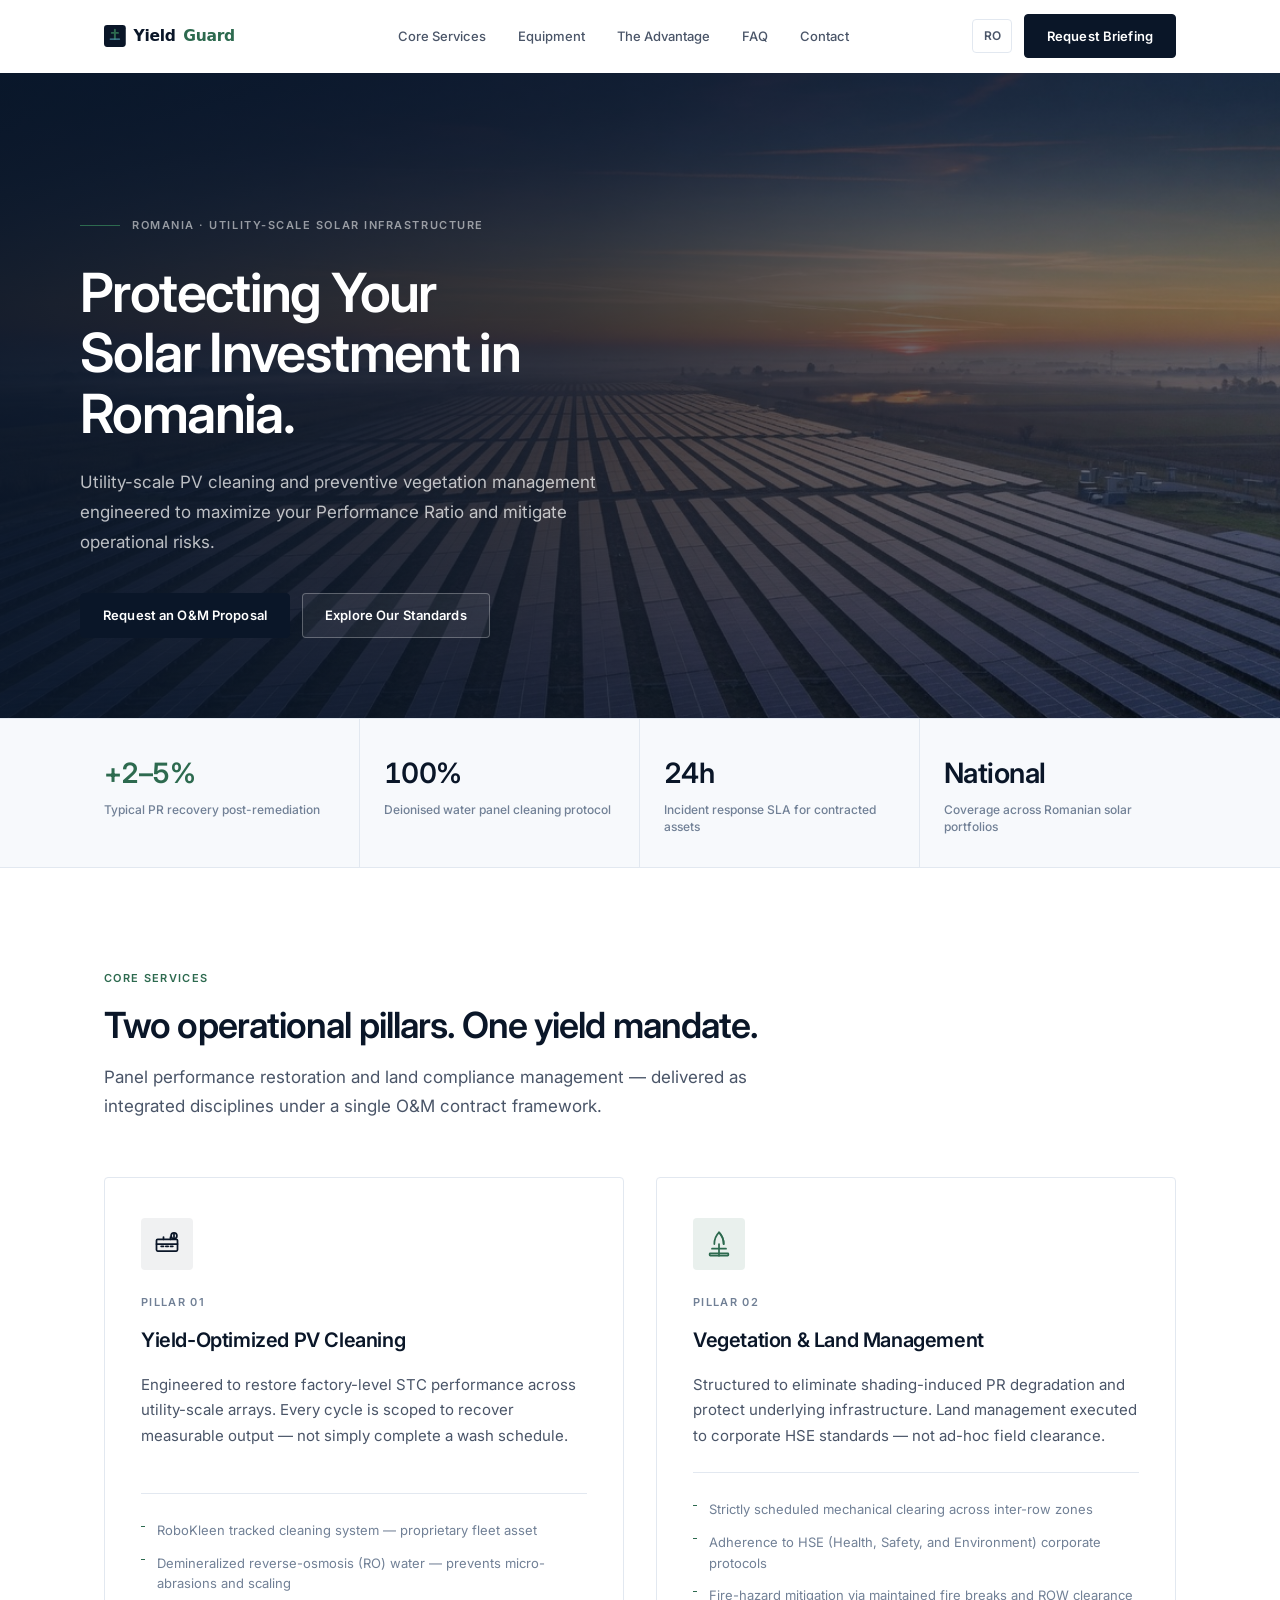
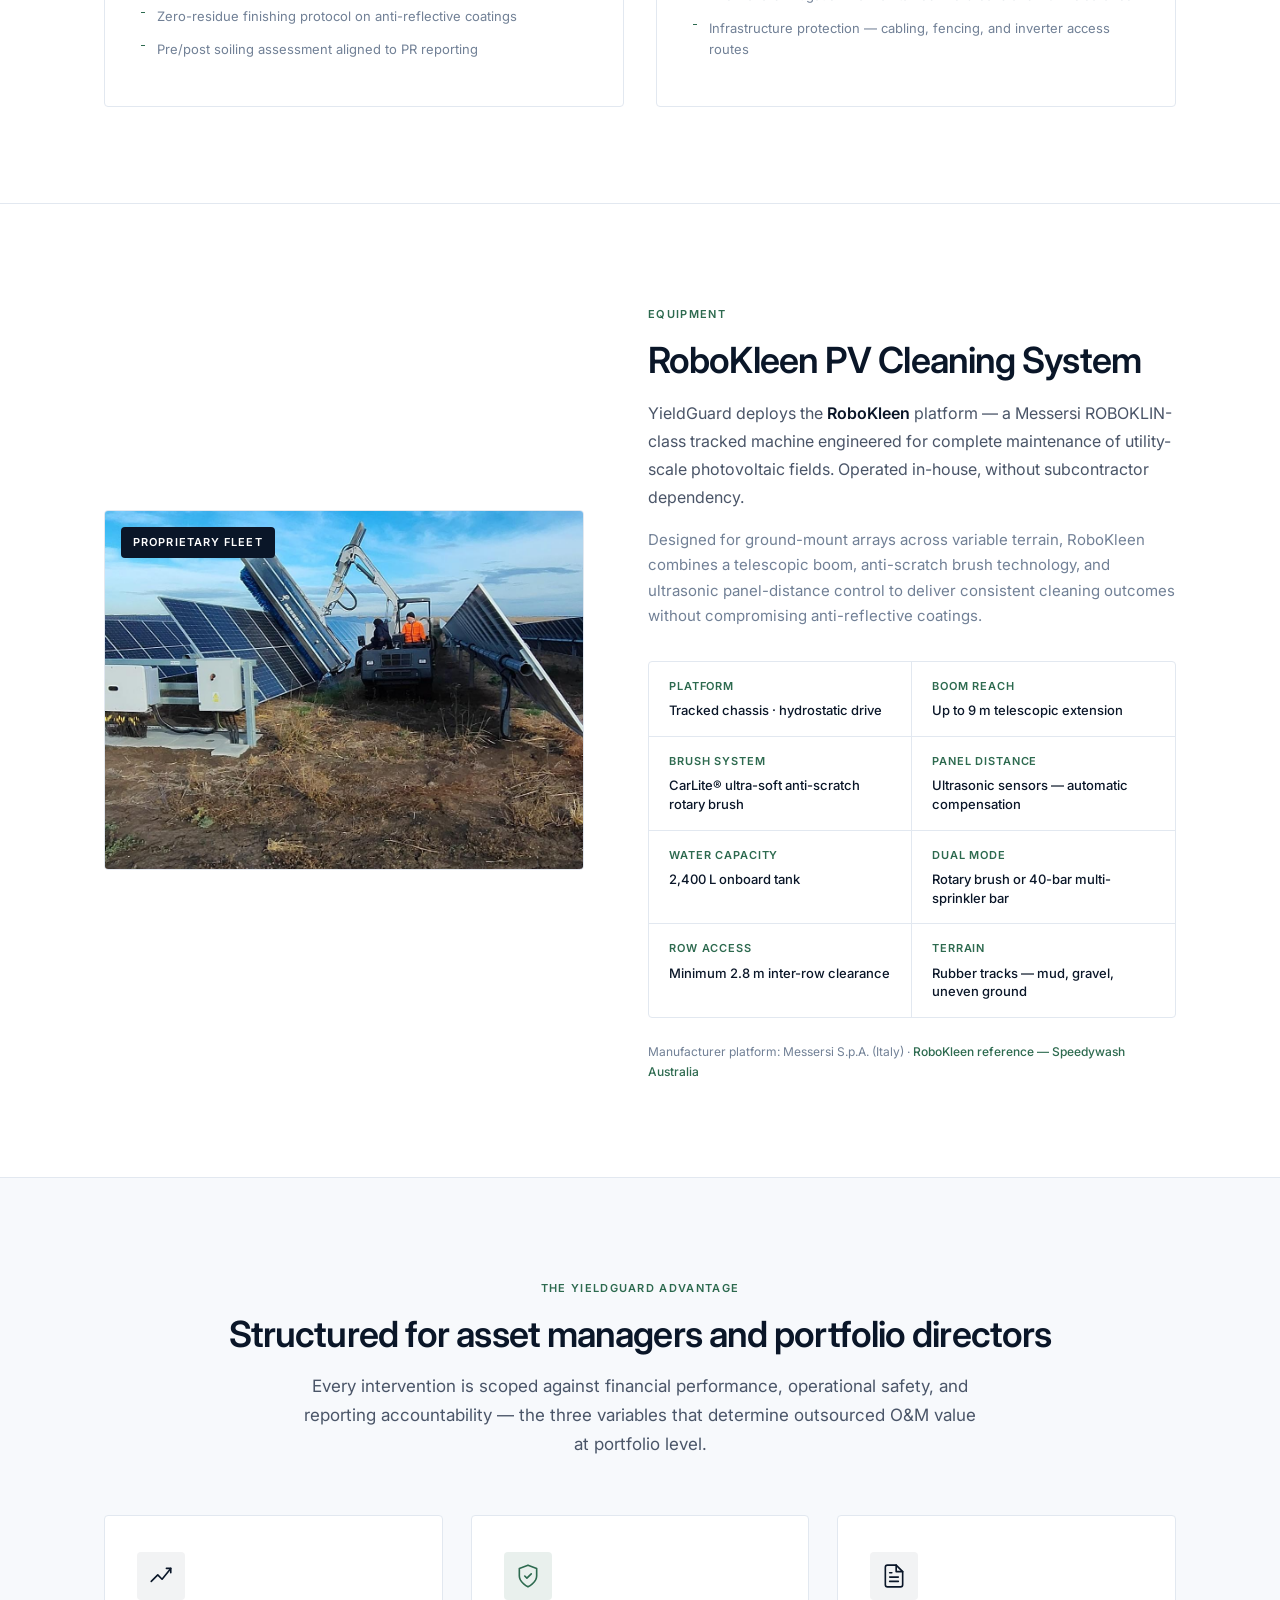
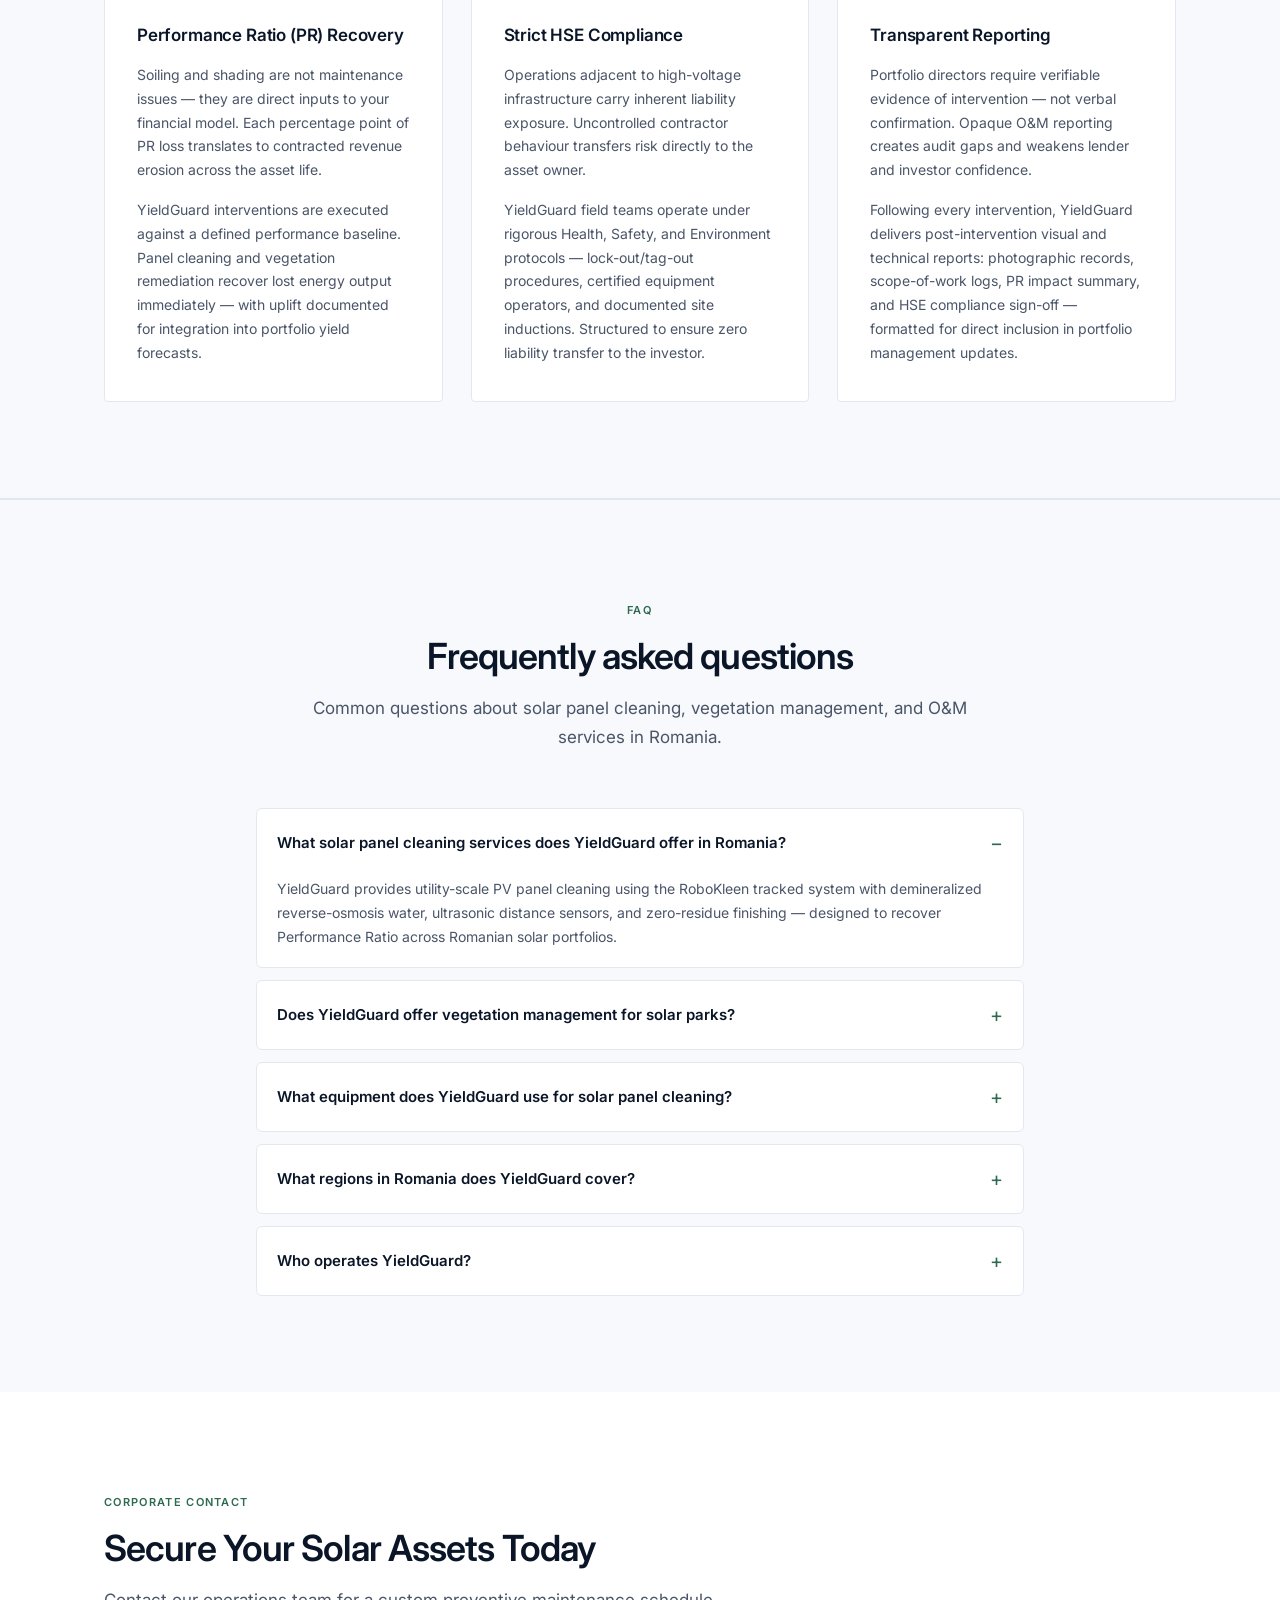
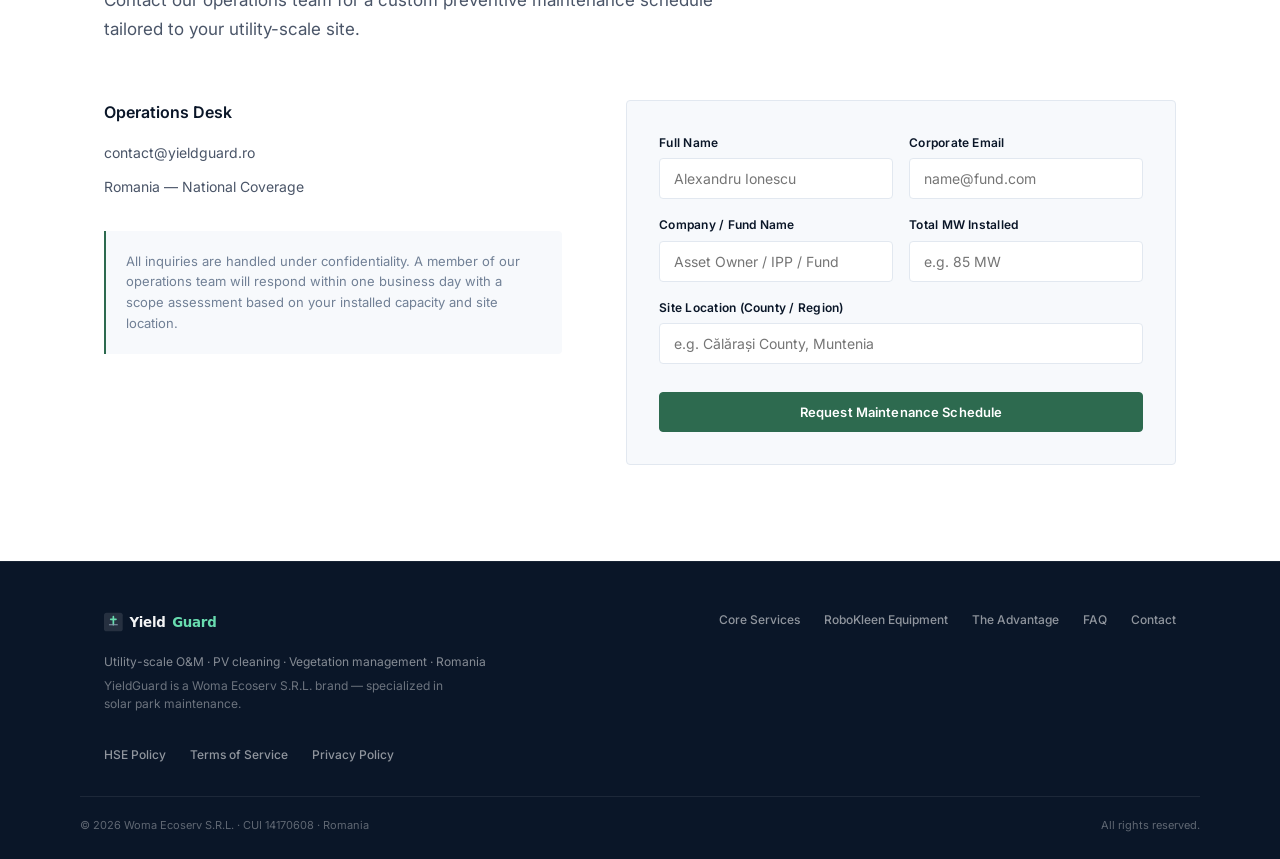
<file: index.html>
<!DOCTYPE html>
<html lang="en">
<head>
  <meta charset="UTF-8">
  <meta name="viewport" content="width=device-width, initial-scale=1.0">
  <title>YieldGuard | Solar Panel Cleaning &amp; O&amp;M Romania — Utility-Scale PV</title>
  <meta name="description" content="YieldGuard by Woma Ecoserv S.R.L. — premium utility-scale solar O&amp;M in Romania. RoboKleen PV panel cleaning, vegetation management, PR recovery. National coverage for IPPs and institutional investors.">
  <meta name="keywords" content="solar panel cleaning Romania, spalare panouri fotovoltaice, utility-scale solar O&amp;M, photovoltaic maintenance Romania, solar park cleaning, vegetation management solar, Performance Ratio recovery, RoboKleen, YieldGuard, Woma Ecoserv">
  <meta name="author" content="Woma Ecoserv S.R.L.">
  <meta name="robots" content="index, follow, max-image-preview:large, max-snippet:-1, max-video-preview:-1">
  <meta name="googlebot" content="index, follow">
  <meta name="geo.region" content="RO">
  <meta name="geo.placename" content="Romania">
  <meta name="theme-color" content="#0A1628">
  <meta name="google-site-verification" content="1eGIom6_GegQPhn2ajlSgNs8ShX0yP41jqnRndne3G8">
  <link rel="canonical" href="https://www.yieldguard.ro/">
  <link rel="sitemap" type="application/xml" title="Sitemap" href="https://www.yieldguard.ro/sitemap.xml">
  <link rel="alternate" hreflang="en" href="https://www.yieldguard.ro/">
  <link rel="alternate" hreflang="ro" href="https://www.yieldguard.ro/ro/">
  <link rel="alternate" hreflang="x-default" href="https://www.yieldguard.ro/ro/">
  <meta property="og:type" content="website">
  <meta property="og:site_name" content="YieldGuard">
  <meta property="og:url" content="https://www.yieldguard.ro/">
  <meta property="og:title" content="YieldGuard | Solar Panel Cleaning &amp; O&amp;M Romania">
  <meta property="og:description" content="Utility-scale PV cleaning, vegetation management, and O&amp;M. RoboKleen equipment. PR recovery for solar portfolios across Romania.">
  <meta property="og:image" content="https://www.yieldguard.ro/assets/hero-solar-park.jpg">
  <meta property="og:image:width" content="1200">
  <meta property="og:image:height" content="630">
  <meta property="og:image:alt" content="Utility-scale solar park in Romania at sunrise">
  <meta property="og:locale" content="en_US">
  <meta property="og:locale:alternate" content="ro_RO">
  <meta name="twitter:card" content="summary_large_image">
  <meta name="twitter:title" content="YieldGuard | Solar Panel Cleaning &amp; O&amp;M Romania">
  <meta name="twitter:description" content="Premium utility-scale solar O&amp;M — RoboKleen PV cleaning, vegetation management, PR recovery.">
  <meta name="twitter:image" content="https://www.yieldguard.ro/assets/hero-solar-park.jpg">
  <link rel="icon" href="assets/logo-icon.svg" type="image/svg+xml">
  <link rel="apple-touch-icon" href="assets/logo-icon.svg">
  <link rel="preload" as="image" href="assets/hero-solar-park.jpg" fetchpriority="high">
  <link rel="preload" as="style" href="styles.css">
  <script type="application/ld+json">
  {
    "@context": "https://schema.org",
    "@graph": [
      {
        "@type": "WebPage",
        "@id": "https://www.yieldguard.ro/#webpage",
        "url": "https://www.yieldguard.ro/",
        "name": "YieldGuard | Solar Panel Cleaning & O&M Romania",
        "description": "Utility-scale solar O&M, PV panel cleaning, and vegetation management in Romania by Woma Ecoserv S.R.L.",
        "isPartOf": { "@id": "https://www.yieldguard.ro/#website" },
        "about": { "@id": "https://www.yieldguard.ro/#service" },
        "inLanguage": "en",
        "dateModified": "2026-07-05"
      },
      {
        "@type": "WebSite",
        "@id": "https://www.yieldguard.ro/#website",
        "url": "https://www.yieldguard.ro/",
        "name": "YieldGuard",
        "description": "Utility-scale solar O&M, PV panel cleaning, and vegetation management in Romania",
        "publisher": { "@id": "https://www.yieldguard.ro/#organization" },
        "inLanguage": "en"
      },
      {
        "@type": "Organization",
        "@id": "https://www.yieldguard.ro/#organization",
        "name": "Woma Ecoserv S.R.L.",
        "legalName": "Woma Ecoserv S.R.L.",
        "taxID": "14170608",
        "url": "https://www.yieldguard.ro/",
        "logo": "https://www.yieldguard.ro/assets/logo.svg",
        "email": "contact@yieldguard.ro",
        "areaServed": { "@type": "Country", "name": "Romania" },
        "contactPoint": {
          "@type": "ContactPoint",
          "contactType": "sales",
          "email": "contact@yieldguard.ro",
          "areaServed": "RO",
          "availableLanguage": ["Romanian", "English"]
        },
        "knowsAbout": ["Solar O&M", "Photovoltaic panel cleaning", "Vegetation management", "Performance Ratio optimization", "RoboKleen"],
        "brand": {
          "@type": "Brand",
          "name": "YieldGuard",
          "description": "Woma Ecoserv brand specialized in utility-scale solar park maintenance — PV panel cleaning and green space management."
        }
      },
      {
        "@type": "ProfessionalService",
        "@id": "https://www.yieldguard.ro/#service",
        "name": "YieldGuard",
        "url": "https://www.yieldguard.ro/",
        "image": "https://www.yieldguard.ro/assets/hero-solar-park.jpg",
        "description": "Premium O&M, utility-scale PV panel cleaning with RoboKleen, and vegetation management for solar parks in Romania.",
        "email": "contact@yieldguard.ro",
        "areaServed": { "@type": "Country", "name": "Romania" },
        "provider": { "@id": "https://www.yieldguard.ro/#organization" },
        "serviceType": ["Solar O&M", "PV Panel Cleaning", "Vegetation Management"],
        "hasOfferCatalog": {
          "@type": "OfferCatalog",
          "name": "YieldGuard Services",
          "itemListElement": [
            {
              "@type": "Offer",
              "itemOffered": {
                "@type": "Service",
                "name": "Yield-Optimized PV Cleaning",
                "description": "RoboKleen tracked cleaning with demineralized RO water for utility-scale photovoltaic arrays in Romania."
              }
            },
            {
              "@type": "Offer",
              "itemOffered": {
                "@type": "Service",
                "name": "Vegetation & Land Management",
                "description": "Mechanical clearing, shading prevention, and HSE-compliant land management for solar parks."
              }
            }
          ]
        }
      },
      {
        "@type": "FAQPage",
        "mainEntity": [
          {
            "@type": "Question",
            "name": "What solar panel cleaning services does YieldGuard offer in Romania?",
            "acceptedAnswer": {
              "@type": "Answer",
              "text": "YieldGuard provides utility-scale PV panel cleaning using the RoboKleen tracked system with demineralized reverse-osmosis water, ultrasonic distance sensors, and zero-residue finishing — designed to recover Performance Ratio across Romanian solar portfolios."
            }
          },
          {
            "@type": "Question",
            "name": "Does YieldGuard offer vegetation management for solar parks?",
            "acceptedAnswer": {
              "@type": "Answer",
              "text": "Yes. YieldGuard delivers scheduled mechanical clearing, fire-hazard mitigation, inter-row mowing, and HSE-compliant vegetation management to prevent shading losses on utility-scale sites."
            }
          },
          {
            "@type": "Question",
            "name": "What equipment does YieldGuard use for solar panel cleaning?",
            "acceptedAnswer": {
              "@type": "Answer",
              "text": "YieldGuard operates the RoboKleen platform — a Messersi ROBOKLIN-class tracked machine with up to 9 m telescopic reach, CarLite anti-scratch brushes, 2,400 L water capacity, and dual brush or 40-bar sprinkler modes."
            }
          },
          {
            "@type": "Question",
            "name": "What regions in Romania does YieldGuard cover?",
            "acceptedAnswer": {
              "@type": "Answer",
              "text": "YieldGuard provides national coverage across Romania for utility-scale solar O&M, panel cleaning, and vegetation management contracts."
            }
          },
          {
            "@type": "Question",
            "name": "Who operates YieldGuard?",
            "acceptedAnswer": {
              "@type": "Answer",
              "text": "YieldGuard is a brand of Woma Ecoserv S.R.L. (CUI 14170608), a Romanian company specialized in utility-scale solar park maintenance — PV panel cleaning and green space management."
            }
          }
        ]
      }
    ]
  }
  </script>
  <link rel="preconnect" href="https://fonts.googleapis.com">
  <link rel="preconnect" href="https://fonts.gstatic.com" crossorigin>
  <link href="https://fonts.googleapis.com/css2?family=Inter:wght@400;500;600;700&display=swap" rel="stylesheet">
  <link rel="stylesheet" href="styles.css">
</head>
<body>

  <header id="header" class="header">
    <div class="container">
      <nav class="nav" aria-label="Primary navigation">
        <a href="https://www.yieldguard.ro/" class="nav-logo" aria-label="YieldGuard home">
          <img src="assets/logo.svg" alt="YieldGuard">
        </a>

        <ul class="nav-links">
          <li><a href="#services">Core Services</a></li>
          <li><a href="#equipment">Equipment</a></li>
          <li><a href="#advantage">The Advantage</a></li>
          <li><a href="#faq">FAQ</a></li>
          <li><a href="#contact">Contact</a></li>
        </ul>

        <div class="nav-actions">
          <a href="/ro/" class="lang-switch" hreflang="ro" lang="ro">RO</a>
          <a href="#contact" class="btn btn-primary">Request Briefing</a>
          <button id="nav-toggle" class="nav-toggle" aria-label="Open menu" aria-expanded="false">
            <span></span><span></span><span></span>
          </button>
        </div>
      </nav>
    </div>

    <div id="mobile-menu" class="mobile-menu">
      <a href="#services" class="mobile-link">Core Services</a>
      <a href="#equipment" class="mobile-link">Equipment</a>
      <a href="#advantage" class="mobile-link">The Advantage</a>
      <a href="#faq" class="mobile-link">FAQ</a>
      <a href="#contact" class="mobile-link">Contact</a>
      <a href="/ro/" class="mobile-link">Română (RO)</a>
    </div>
  </header>

  <main>

    <!-- HERO -->
    <section class="hero" aria-label="Introduction">
      <div class="hero-visual" aria-hidden="true">
        <img src="assets/hero-solar-park.jpg" alt="Utility-scale solar photovoltaic park in Romania — YieldGuard O&amp;M services" width="1920" height="1080" fetchpriority="high">
        <div class="hero-visual-overlay"></div>
      </div>

      <div class="container hero-grid">
        <div class="hero-content">
          <div class="hero-eyebrow">
            <span class="hero-eyebrow-line"></span>
            <span>Romania · Utility-Scale Solar Infrastructure</span>
          </div>

          <h1>Protecting Your Solar Investment in Romania.</h1>

          <p class="hero-desc">
            Utility-scale PV cleaning and preventive vegetation management engineered to maximize your Performance Ratio and mitigate operational risks.
          </p>

          <div class="hero-actions">
            <a href="#contact" class="btn btn-primary">Request an O&amp;M Proposal</a>
            <a href="#services" class="btn btn-outline btn-outline-light">Explore Our Standards</a>
          </div>
        </div>
      </div>

      <div class="hero-metrics">
        <div class="container hero-metrics-inner">
          <div class="metric">
            <div class="metric-value green">+2–5%</div>
            <div class="metric-label">Typical PR recovery post-remediation</div>
          </div>
          <div class="metric">
            <div class="metric-value">100%</div>
            <div class="metric-label">Deionised water panel cleaning protocol</div>
          </div>
          <div class="metric">
            <div class="metric-value">24h</div>
            <div class="metric-label">Incident response SLA for contracted assets</div>
          </div>
          <div class="metric">
            <div class="metric-value">National</div>
            <div class="metric-label">Coverage across Romanian solar portfolios</div>
          </div>
        </div>
      </div>
    </section>

    <!-- CORE SERVICES -->
    <section id="services" class="services">
      <div class="container">
        <header class="section-header">
          <span class="eyebrow">Core Services</span>
          <h2 class="section-title">Two operational pillars. One yield mandate.</h2>
          <p class="section-lead">
            Panel performance restoration and land compliance management — delivered as integrated disciplines under a single O&amp;M contract framework.
          </p>
        </header>

        <div class="pillar-grid-services">
          <article class="pillar-card">
            <div class="pillar-icon pillar-icon--navy" aria-hidden="true">
              <svg width="28" height="28" viewBox="0 0 24 24" fill="none" stroke="currentColor" stroke-width="1.5" stroke-linecap="round" stroke-linejoin="round">
                <rect x="3" y="8" width="18" height="10" rx="1"/>
                <path d="M3 12h18M9 8V6M15 8V6"/>
                <path d="M7 14h2M11 14h2M15 14h2"/>
                <circle cx="18" cy="5" r="2.5"/>
                <path d="M18 3.5v3"/>
              </svg>
            </div>
            <div class="pillar-index">Pillar 01</div>
            <h3>Yield-Optimized PV Cleaning</h3>
            <p>
              Engineered to restore factory-level STC performance across utility-scale arrays. Every cycle is scoped to recover measurable output — not simply complete a wash schedule.
            </p>
            <ul class="service-list">
              <li>RoboKleen tracked cleaning system — proprietary fleet asset</li>
              <li>Demineralized reverse-osmosis (RO) water — prevents micro-abrasions and scaling</li>
              <li>Zero-residue finishing protocol on anti-reflective coatings</li>
              <li>Pre/post soiling assessment aligned to PR reporting</li>
            </ul>
          </article>

          <article class="pillar-card">
            <div class="pillar-icon pillar-icon--forest" aria-hidden="true">
              <svg width="28" height="28" viewBox="0 0 24 24" fill="none" stroke="currentColor" stroke-width="1.5" stroke-linecap="round" stroke-linejoin="round">
                <path d="M12 22V12"/>
                <path d="M8 12c0-4 2-8 4-10 2 2 4 6 4 10"/>
                <path d="M16 12c0-4-2-8-4-10"/>
                <rect x="4" y="20" width="16" height="2" rx="0.5"/>
                <path d="M6 16h12"/>
              </svg>
            </div>
            <div class="pillar-index">Pillar 02</div>
            <h3>Vegetation &amp; Land Management</h3>
            <p>
              Structured to eliminate shading-induced PR degradation and protect underlying infrastructure. Land management executed to corporate HSE standards — not ad-hoc field clearance.
            </p>
            <ul class="service-list">
              <li>Strictly scheduled mechanical clearing across inter-row zones</li>
              <li>Adherence to HSE (Health, Safety, and Environment) corporate protocols</li>
              <li>Fire-hazard mitigation via maintained fire breaks and ROW clearance</li>
              <li>Infrastructure protection — cabling, fencing, and inverter access routes</li>
            </ul>
          </article>
        </div>
      </div>
    </section>

    <!-- EQUIPMENT -->
    <section id="equipment" class="equipment">
      <div class="container">
        <div class="equipment-grid">
          <div class="equipment-visual">
            <img src="assets/robokleen.jpg" alt="RoboKleen utility-scale photovoltaic panel cleaning machine" loading="lazy">
            <div class="equipment-badge">Proprietary Fleet</div>
          </div>

          <div class="equipment-copy">
            <span class="eyebrow">Equipment</span>
            <h2 class="section-title">RoboKleen PV Cleaning System</h2>
            <p class="equipment-lead">
              YieldGuard deploys the <strong>RoboKleen</strong> platform — a Messersi ROBOKLIN-class tracked machine engineered for complete maintenance of utility-scale photovoltaic fields. Operated in-house, without subcontractor dependency.
            </p>
            <p class="equipment-desc">
              Designed for ground-mount arrays across variable terrain, RoboKleen combines a telescopic boom, anti-scratch brush technology, and ultrasonic panel-distance control to deliver consistent cleaning outcomes without compromising anti-reflective coatings.
            </p>

            <div class="spec-grid">
              <div class="spec-item">
                <span class="spec-label">Platform</span>
                <span class="spec-value">Tracked chassis · hydrostatic drive</span>
              </div>
              <div class="spec-item">
                <span class="spec-label">Boom reach</span>
                <span class="spec-value">Up to 9 m telescopic extension</span>
              </div>
              <div class="spec-item">
                <span class="spec-label">Brush system</span>
                <span class="spec-value">CarLite® ultra-soft anti-scratch rotary brush</span>
              </div>
              <div class="spec-item">
                <span class="spec-label">Panel distance</span>
                <span class="spec-value">Ultrasonic sensors — automatic compensation</span>
              </div>
              <div class="spec-item">
                <span class="spec-label">Water capacity</span>
                <span class="spec-value">2,400 L onboard tank</span>
              </div>
              <div class="spec-item">
                <span class="spec-label">Dual mode</span>
                <span class="spec-value">Rotary brush or 40-bar multi-sprinkler bar</span>
              </div>
              <div class="spec-item">
                <span class="spec-label">Row access</span>
                <span class="spec-value">Minimum 2.8 m inter-row clearance</span>
              </div>
              <div class="spec-item">
                <span class="spec-label">Terrain</span>
                <span class="spec-value">Rubber tracks — mud, gravel, uneven ground</span>
              </div>
            </div>

            <p class="equipment-source">
              Manufacturer platform: Messersi S.p.A. (Italy) ·
              <a href="https://www.speedywash.com.au/robokleen" target="_blank" rel="noopener noreferrer">RoboKleen reference — Speedywash Australia</a>
            </p>
          </div>
        </div>
      </div>
    </section>

    <!-- THE YIELDGUARD ADVANTAGE -->
    <section id="advantage" class="advantage">
      <div class="container">
        <header class="section-header center">
          <span class="eyebrow">The YieldGuard Advantage</span>
          <h2 class="section-title">Structured for asset managers and portfolio directors</h2>
          <p class="section-lead">
            Every intervention is scoped against financial performance, operational safety, and reporting accountability — the three variables that determine outsourced O&amp;M value at portfolio level.
          </p>
        </header>

        <div class="advantage-grid">
          <article class="advantage-card">
            <div class="advantage-icon" aria-hidden="true">
              <svg width="26" height="26" viewBox="0 0 24 24" fill="none" stroke="currentColor" stroke-width="1.5" stroke-linecap="round" stroke-linejoin="round">
                <path d="M3 17l6-6 4 4 8-10"/>
                <path d="M17 5h4v4"/>
              </svg>
            </div>
            <h3>Performance Ratio (PR) Recovery</h3>
            <p>
              Soiling and shading are not maintenance issues — they are direct inputs to your financial model. Each percentage point of PR loss translates to contracted revenue erosion across the asset life.
            </p>
            <p>
              YieldGuard interventions are executed against a defined performance baseline. Panel cleaning and vegetation remediation recover lost energy output immediately — with uplift documented for integration into portfolio yield forecasts.
            </p>
          </article>

          <article class="advantage-card">
            <div class="advantage-icon" aria-hidden="true">
              <svg width="26" height="26" viewBox="0 0 24 24" fill="none" stroke="currentColor" stroke-width="1.5" stroke-linecap="round" stroke-linejoin="round">
                <path d="M12 22s8-4 8-10V5l-8-3-8 3v7c0 6 8 10 8 10z"/>
                <path d="M9 12l2 2 4-4"/>
              </svg>
            </div>
            <h3>Strict HSE Compliance</h3>
            <p>
              Operations adjacent to high-voltage infrastructure carry inherent liability exposure. Uncontrolled contractor behaviour transfers risk directly to the asset owner.
            </p>
            <p>
              YieldGuard field teams operate under rigorous Health, Safety, and Environment protocols — lock-out/tag-out procedures, certified equipment operators, and documented site inductions. Structured to ensure zero liability transfer to the investor.
            </p>
          </article>

          <article class="advantage-card">
            <div class="advantage-icon" aria-hidden="true">
              <svg width="26" height="26" viewBox="0 0 24 24" fill="none" stroke="currentColor" stroke-width="1.5" stroke-linecap="round" stroke-linejoin="round">
                <path d="M14 2H6a2 2 0 00-2 2v16a2 2 0 002 2h12a2 2 0 002-2V8z"/>
                <path d="M14 2v6h6M8 13h8M8 17h8M8 9h2"/>
              </svg>
            </div>
            <h3>Transparent Reporting</h3>
            <p>
              Portfolio directors require verifiable evidence of intervention — not verbal confirmation. Opaque O&amp;M reporting creates audit gaps and weakens lender and investor confidence.
            </p>
            <p>
              Following every intervention, YieldGuard delivers post-intervention visual and technical reports: photographic records, scope-of-work logs, PR impact summary, and HSE compliance sign-off — formatted for direct inclusion in portfolio management updates.
            </p>
          </article>
        </div>
      </div>
    </section>

    <section id="faq" class="faq">
      <div class="container">
        <header class="section-header center">
          <span class="eyebrow">FAQ</span>
          <h2 class="section-title">Frequently asked questions</h2>
          <p class="section-lead">Common questions about solar panel cleaning, vegetation management, and O&amp;M services in Romania.</p>
        </header>

        <div class="faq-list">
          <details class="faq-item" open>
            <summary>What solar panel cleaning services does YieldGuard offer in Romania?</summary>
            <p>YieldGuard provides utility-scale PV panel cleaning using the RoboKleen tracked system with demineralized reverse-osmosis water, ultrasonic distance sensors, and zero-residue finishing — designed to recover Performance Ratio across Romanian solar portfolios.</p>
          </details>
          <details class="faq-item">
            <summary>Does YieldGuard offer vegetation management for solar parks?</summary>
            <p>Yes. YieldGuard delivers scheduled mechanical clearing, fire-hazard mitigation, inter-row mowing, and HSE-compliant vegetation management to prevent shading losses on utility-scale sites.</p>
          </details>
          <details class="faq-item">
            <summary>What equipment does YieldGuard use for solar panel cleaning?</summary>
            <p>YieldGuard operates the RoboKleen platform — a Messersi ROBOKLIN-class tracked machine with up to 9 m telescopic reach, CarLite anti-scratch brushes, 2,400 L water capacity, and dual brush or 40-bar sprinkler modes.</p>
          </details>
          <details class="faq-item">
            <summary>What regions in Romania does YieldGuard cover?</summary>
            <p>YieldGuard provides national coverage across Romania for utility-scale solar O&amp;M, panel cleaning, and vegetation management contracts.</p>
          </details>
          <details class="faq-item">
            <summary>Who operates YieldGuard?</summary>
            <p>YieldGuard is a brand of Woma Ecoserv S.R.L. (CUI 14170608), specialized in utility-scale solar park maintenance — PV panel cleaning and green space management.</p>
          </details>
        </div>
      </div>
    </section>

    <!-- CORPORATE CONTACT -->
    <section id="contact" class="contact">
      <div class="container">
        <header class="section-header">
          <span class="eyebrow">Corporate Contact</span>
          <h2 class="section-title">Secure Your Solar Assets Today</h2>
          <p class="section-lead">
            Contact our operations team for a custom preventive maintenance schedule tailored to your utility-scale site.
          </p>
        </header>

        <div class="contact-grid">
          <div class="contact-info">
            <h3>Operations Desk</h3>
            <div class="contact-detail">
              <a href="mailto:contact@yieldguard.ro">contact@yieldguard.ro</a>
              <span>Romania — National Coverage</span>
            </div>

            <div class="contact-note">
              All inquiries are handled under confidentiality. A member of our operations team will respond within one business day with a scope assessment based on your installed capacity and site location.
            </div>
          </div>

          <form id="contact-form" class="contact-form" novalidate>
            <input type="text" name="_honey" class="hp" tabindex="-1" autocomplete="off">

            <div class="form-row two-col">
              <div class="form-group">
                <label for="name">Full Name</label>
                <input type="text" id="name" name="name" required placeholder="Alexandru Ionescu" autocomplete="name">
              </div>
              <div class="form-group">
                <label for="email">Corporate Email</label>
                <input type="email" id="email" name="email" required placeholder="name@fund.com" autocomplete="email">
              </div>
            </div>

            <div class="form-row two-col">
              <div class="form-group">
                <label for="company">Company / Fund Name</label>
                <input type="text" id="company" name="company" required placeholder="Asset Owner / IPP / Fund">
              </div>
              <div class="form-group">
                <label for="mw">Total MW Installed</label>
                <input type="text" id="mw" name="mw" required placeholder="e.g. 85 MW" inputmode="decimal">
              </div>
            </div>

            <div class="form-group form-group--last">
              <label for="location">Site Location (County / Region)</label>
              <input type="text" id="location" name="location" required placeholder="e.g. Călărași County, Muntenia">
            </div>

            <button type="submit" id="submit-btn" class="btn btn-forest form-submit">
              <span class="btn-text">Request Maintenance Schedule</span>
              <span class="btn-loading hidden">Processing...</span>
            </button>
            <p id="form-error" class="form-error hidden"></p>
          </form>
        </div>
      </div>
    </section>

  </main>

  <footer class="footer">
    <div class="container footer-main">
      <div class="footer-brand">
        <img src="assets/logo-light.svg" alt="YieldGuard">
        <p>Utility-scale O&amp;M · PV cleaning · Vegetation management · Romania</p>
        <p>YieldGuard is a Woma Ecoserv S.R.L. brand — specialized in solar park maintenance.</p>
      </div>
      <nav class="footer-nav" aria-label="Site navigation">
        <a href="#services">Core Services</a>
        <a href="#equipment">RoboKleen Equipment</a>
        <a href="#advantage">The Advantage</a>
        <a href="#faq">FAQ</a>
        <a href="#contact">Contact</a>
      </nav>
      <nav class="footer-legal" aria-label="Legal">
        <a href="#">HSE Policy</a>
        <a href="#">Terms of Service</a>
        <a href="#">Privacy Policy</a>
      </nav>
    </div>
    <div class="container footer-bottom">
      <p>&copy; 2026 Woma Ecoserv S.R.L. · CUI 14170608 · Romania</p>
      <p>All rights reserved.</p>
    </div>
  </footer>

  <div id="success-modal" class="modal-overlay hidden">
    <div class="modal">
      <div class="modal-icon">&#10003;</div>
      <h3 id="modal-title">Inquiry received</h3>
      <p id="modal-desc">A technical representative will contact you within one business day.</p>
      <button id="modal-close" class="btn btn-primary">Close</button>
    </div>
  </div>

  <script src="script.js" defer></script>
</body>
</html>
</file>
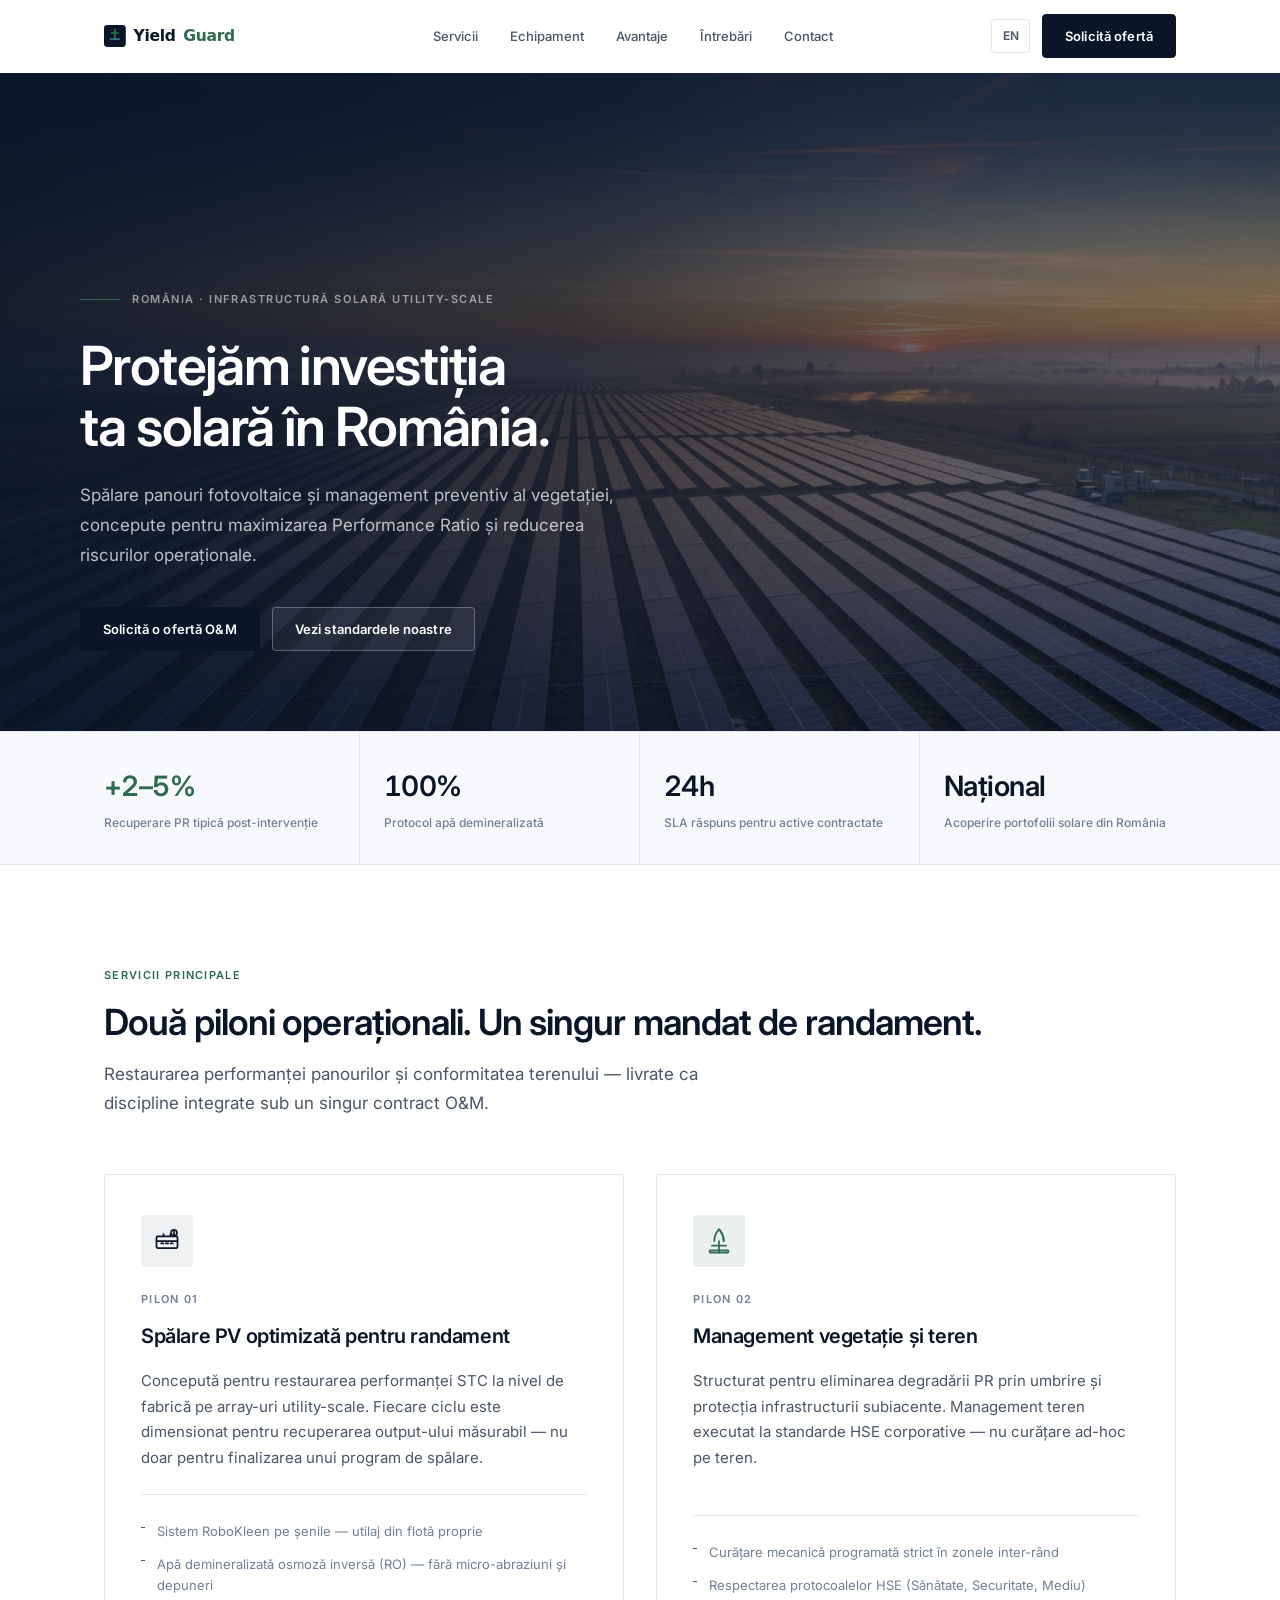
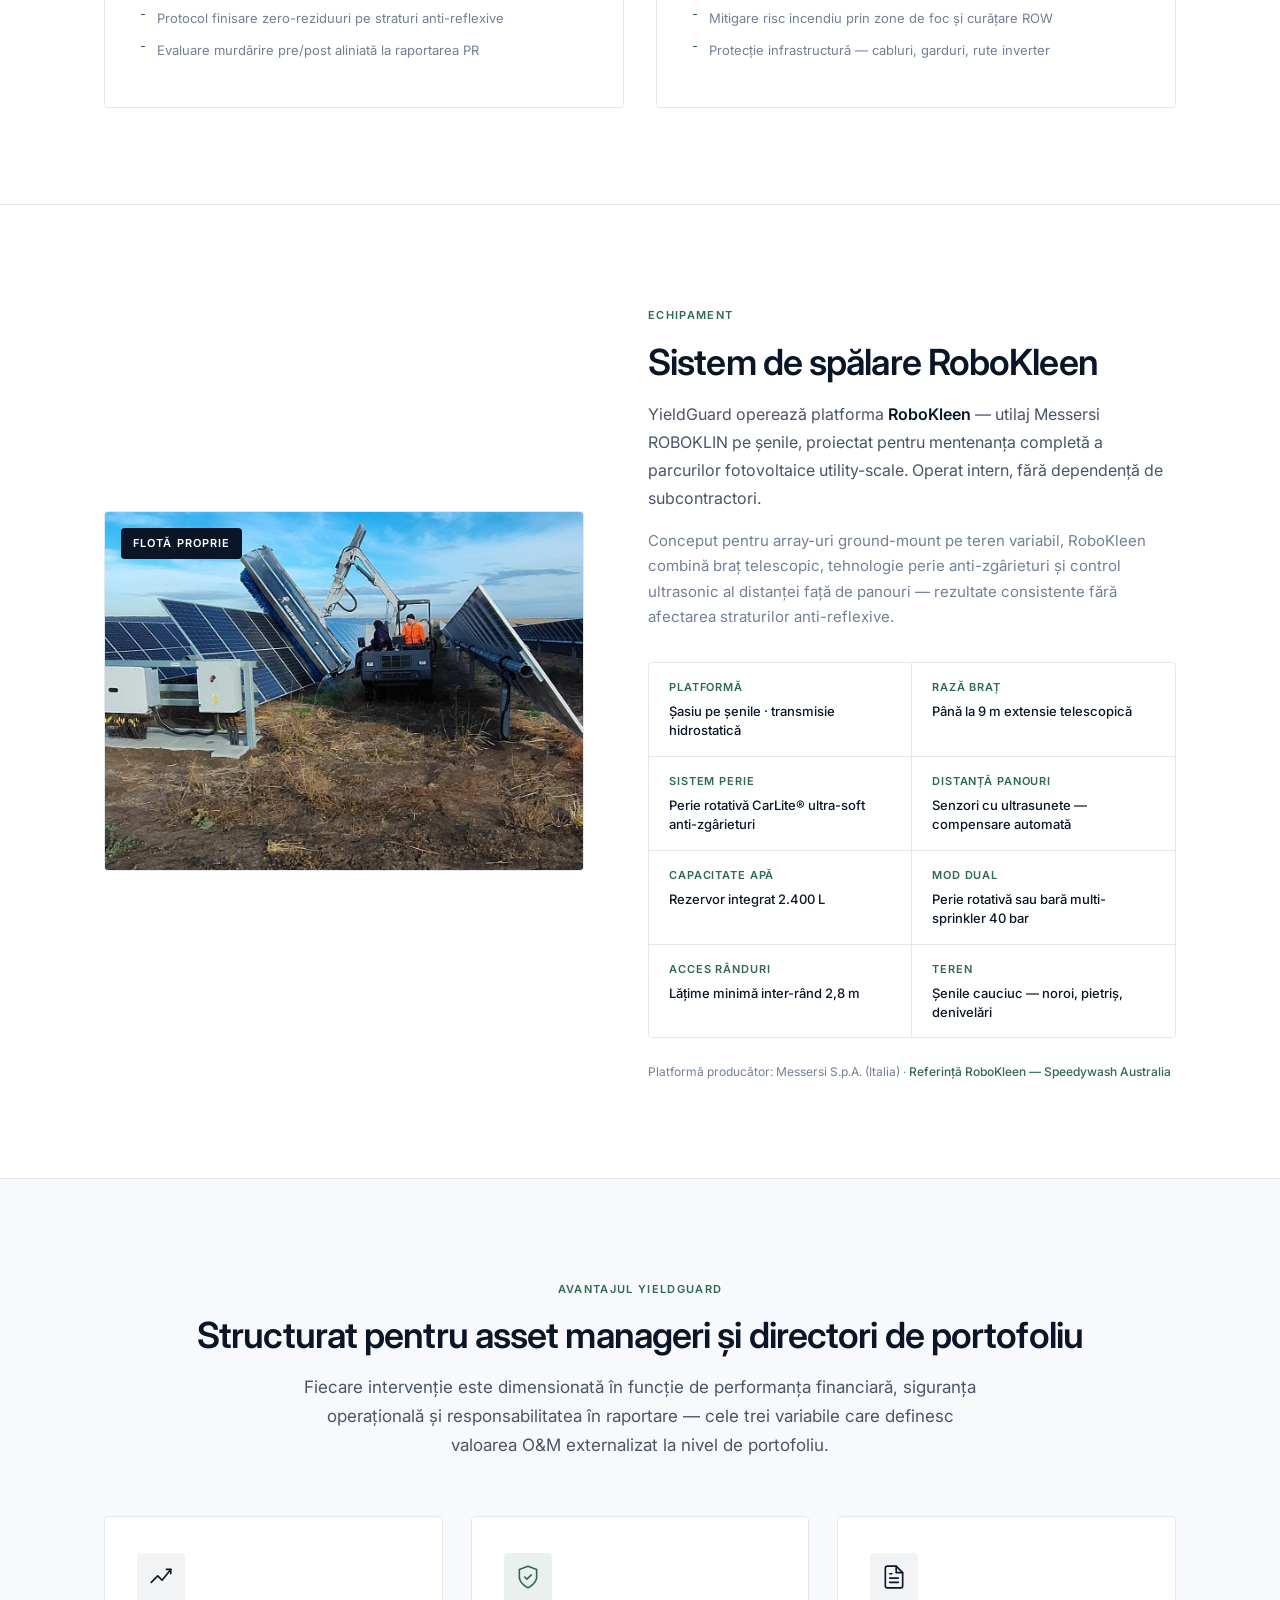
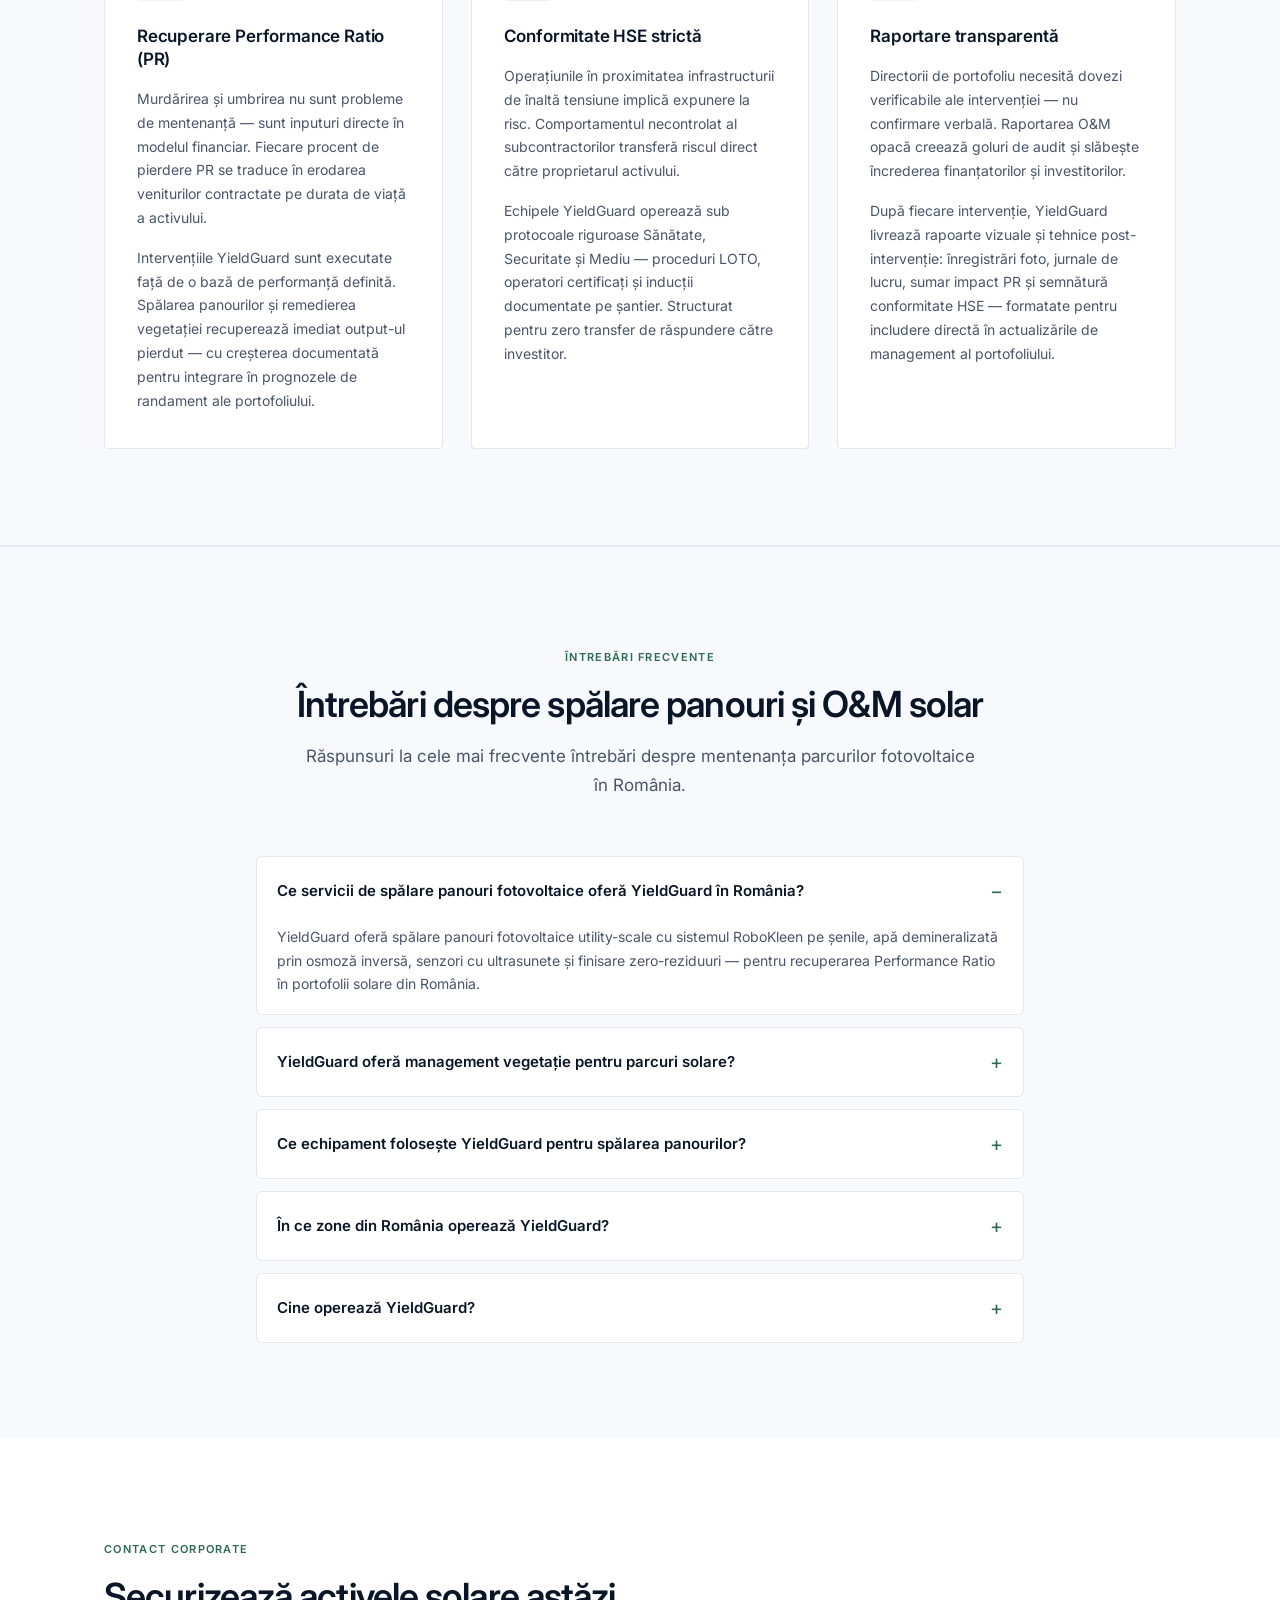
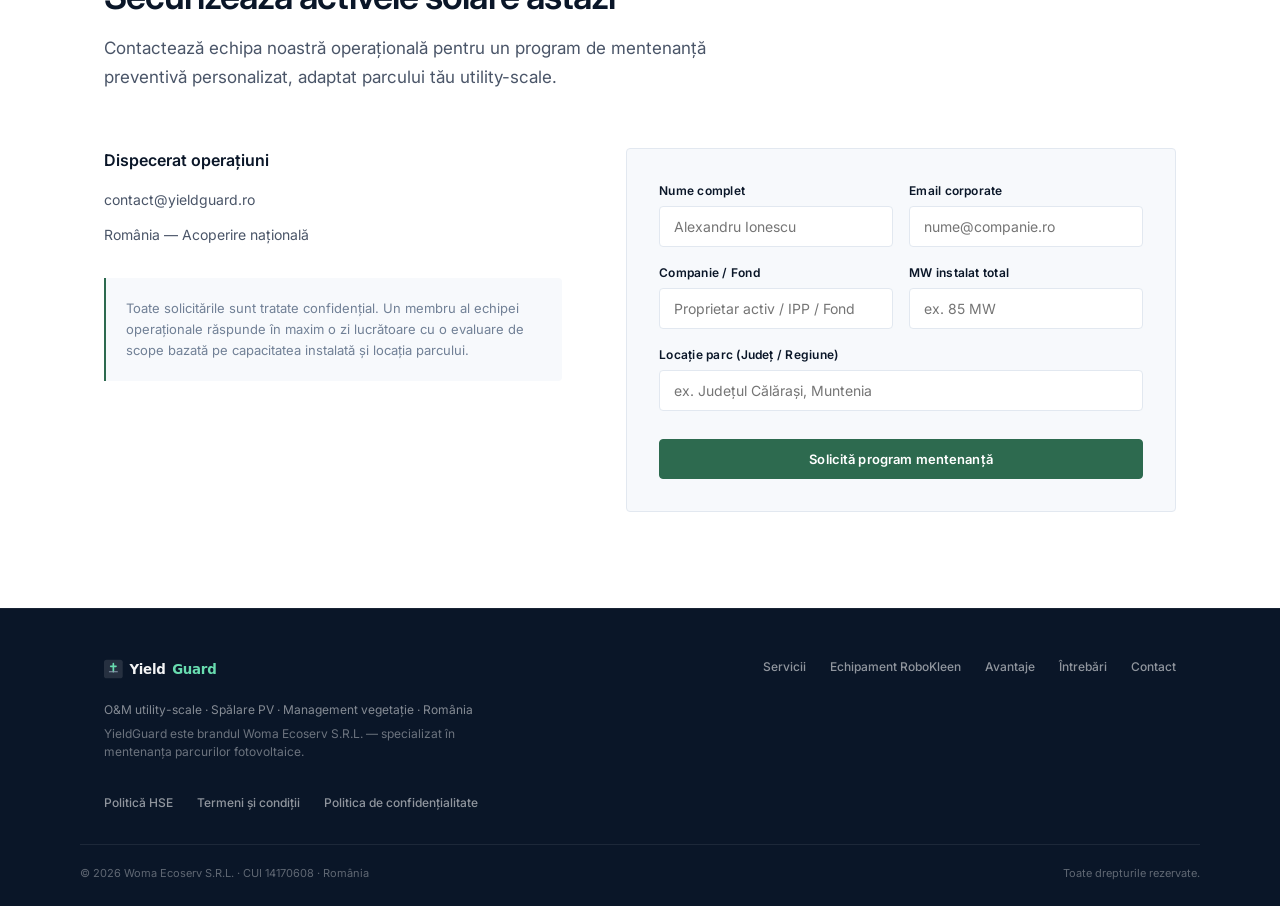
<file: ro/index.html>
<!DOCTYPE html>
<html lang="ro">
<head>
  <meta charset="UTF-8">
  <meta name="viewport" content="width=device-width, initial-scale=1.0">
  <title>YieldGuard | Spălare Panouri Fotovoltaice &amp; O&amp;M România — Parcuri Solare</title>
  <meta name="description" content="YieldGuard — brand Woma Ecoserv S.R.L. · O&amp;M premium parcuri solare utility-scale în România. Spălare panouri RoboKleen, management vegetație, recuperare PR. Acoperire națională.">
  <meta name="keywords" content="spălare panouri fotovoltaice România, curățare panouri solare, O&amp;M parcuri fotovoltaice, mentenanță panouri solare, curățare parc solar, management vegetație solar, spații verzi parc solar, Performance Ratio, RoboKleen, YieldGuard, Woma Ecoserv">
  <meta name="author" content="Woma Ecoserv S.R.L.">
  <meta name="robots" content="index, follow, max-image-preview:large, max-snippet:-1, max-video-preview:-1">
  <meta name="googlebot" content="index, follow">
  <meta name="geo.region" content="RO">
  <meta name="geo.placename" content="România">
  <meta name="theme-color" content="#0A1628">
  <meta name="google-site-verification" content="1eGIom6_GegQPhn2ajlSgNs8ShX0yP41jqnRndne3G8">
  <link rel="canonical" href="https://www.yieldguard.ro/ro/">
  <link rel="sitemap" type="application/xml" title="Sitemap" href="https://www.yieldguard.ro/sitemap.xml">
  <link rel="alternate" hreflang="en" href="https://www.yieldguard.ro/">
  <link rel="alternate" hreflang="ro" href="https://www.yieldguard.ro/ro/">
  <link rel="alternate" hreflang="x-default" href="https://www.yieldguard.ro/ro/">
  <meta property="og:type" content="website">
  <meta property="og:site_name" content="YieldGuard">
  <meta property="og:url" content="https://www.yieldguard.ro/ro/">
  <meta property="og:title" content="YieldGuard | Spălare Panouri Fotovoltaice &amp; O&amp;M România">
  <meta property="og:description" content="Spălare panouri PV, management vegetație și O&amp;M pentru parcuri solare. Echipament RoboKleen. Recuperare PR în toată România.">
  <meta property="og:image" content="https://www.yieldguard.ro/assets/hero-solar-park.jpg">
  <meta property="og:image:width" content="1200">
  <meta property="og:image:height" content="630">
  <meta property="og:image:alt" content="Parc fotovoltaic utility-scale în România la răsărit">
  <meta property="og:locale" content="ro_RO">
  <meta property="og:locale:alternate" content="en_US">
  <meta name="twitter:card" content="summary_large_image">
  <meta name="twitter:title" content="YieldGuard | Spălare Panouri Fotovoltaice România">
  <meta name="twitter:description" content="O&amp;M premium parcuri solare — RoboKleen, vegetație, recuperare Performance Ratio.">
  <meta name="twitter:image" content="https://www.yieldguard.ro/assets/hero-solar-park.jpg">
  <link rel="icon" href="../assets/logo-icon.svg" type="image/svg+xml">
  <link rel="apple-touch-icon" href="../assets/logo-icon.svg">
  <link rel="preload" as="image" href="../assets/hero-solar-park.jpg" fetchpriority="high">
  <link rel="preload" as="style" href="../styles.css">
  <script type="application/ld+json">
  {
    "@context": "https://schema.org",
    "@graph": [
      {
        "@type": "WebPage",
        "@id": "https://www.yieldguard.ro/ro/#webpage",
        "url": "https://www.yieldguard.ro/ro/",
        "name": "YieldGuard | Spălare Panouri Fotovoltaice & O&M România",
        "description": "O&M parcuri solare, spălare panouri fotovoltaice și management vegetație în România — brand Woma Ecoserv S.R.L.",
        "isPartOf": { "@id": "https://www.yieldguard.ro/ro/#website" },
        "about": { "@id": "https://www.yieldguard.ro/ro/#service" },
        "inLanguage": "ro",
        "dateModified": "2026-07-05"
      },
      {
        "@type": "WebSite",
        "@id": "https://www.yieldguard.ro/ro/#website",
        "url": "https://www.yieldguard.ro/ro/",
        "name": "YieldGuard",
        "description": "O&M parcuri solare, spălare panouri fotovoltaice și management vegetație în România",
        "publisher": { "@id": "https://www.yieldguard.ro/#organization" },
        "inLanguage": "ro"
      },
      {
        "@type": "Organization",
        "@id": "https://www.yieldguard.ro/#organization",
        "name": "Woma Ecoserv S.R.L.",
        "legalName": "Woma Ecoserv S.R.L.",
        "taxID": "14170608",
        "url": "https://www.yieldguard.ro/ro/",
        "logo": "https://www.yieldguard.ro/assets/logo.svg",
        "email": "contact@yieldguard.ro",
        "areaServed": { "@type": "Country", "name": "România" },
        "contactPoint": {
          "@type": "ContactPoint",
          "contactType": "sales",
          "email": "contact@yieldguard.ro",
          "areaServed": "RO",
          "availableLanguage": ["Romanian", "English"]
        },
        "knowsAbout": ["O&M solar", "Spălare panouri fotovoltaice", "Management vegetație", "Performance Ratio", "RoboKleen"],
        "brand": {
          "@type": "Brand",
          "name": "YieldGuard",
          "description": "Brand Woma Ecoserv specializat în mentenanța parcurilor fotovoltaice — spălare panouri, curățare și spații verzi."
        }
      },
      {
        "@type": "ProfessionalService",
        "@id": "https://www.yieldguard.ro/ro/#service",
        "name": "YieldGuard",
        "url": "https://www.yieldguard.ro/ro/",
        "image": "https://www.yieldguard.ro/assets/hero-solar-park.jpg",
        "description": "O&M premium, spălare panouri fotovoltaice cu RoboKleen și management vegetație pentru parcuri solare utility-scale în România.",
        "email": "contact@yieldguard.ro",
        "areaServed": { "@type": "Country", "name": "România" },
        "provider": { "@id": "https://www.yieldguard.ro/#organization" },
        "serviceType": ["O&M solar", "Spălare panouri fotovoltaice", "Management vegetație"],
        "hasOfferCatalog": {
          "@type": "OfferCatalog",
          "name": "Servicii YieldGuard",
          "itemListElement": [
            {
              "@type": "Offer",
              "itemOffered": {
                "@type": "Service",
                "name": "Spălare PV optimizată pentru randament",
                "description": "Curățare cu RoboKleen și apă demineralizată RO pentru parcuri fotovoltaice utility-scale în România."
              }
            },
            {
              "@type": "Offer",
              "itemOffered": {
                "@type": "Service",
                "name": "Management vegetație și teren",
                "description": "Curățare mecanică programată, prevenire umbrire și protocoale HSE pentru parcuri solare."
              }
            }
          ]
        }
      },
      {
        "@type": "FAQPage",
        "mainEntity": [
          {
            "@type": "Question",
            "name": "Ce servicii de spălare panouri fotovoltaice oferă YieldGuard în România?",
            "acceptedAnswer": {
              "@type": "Answer",
              "text": "YieldGuard oferă spălare panouri fotovoltaice utility-scale cu sistemul RoboKleen pe șenile, apă demineralizată prin osmoză inversă, senzori cu ultrasunete și finisare zero-reziduuri — pentru recuperarea Performance Ratio în portofolii solare din România."
            }
          },
          {
            "@type": "Question",
            "name": "YieldGuard oferă management vegetație pentru parcuri solare?",
            "acceptedAnswer": {
              "@type": "Answer",
              "text": "Da. YieldGuard asigură curățare mecanică programată, cosire între rânduri, întreținere zone de foc și management vegetație conform protocoalelor HSE, pentru eliminarea pierderilor de randament prin umbrire."
            }
          },
          {
            "@type": "Question",
            "name": "Ce echipament folosește YieldGuard pentru spălarea panourilor?",
            "acceptedAnswer": {
              "@type": "Answer",
              "text": "YieldGuard operează platforma RoboKleen — utilaj Messersi ROBOKLIN pe șenile, cu braț telescopic până la 9 m, perii CarLite anti-zgârieturi, rezervor 2.400 L și mod perie rotativă sau bară multi-sprinkler la 40 bar."
            }
          },
          {
            "@type": "Question",
            "name": "În ce zone din România operează YieldGuard?",
            "acceptedAnswer": {
              "@type": "Answer",
              "text": "YieldGuard oferă acoperire națională în România pentru contracte O&M, spălare panouri și management vegetație la parcuri fotovoltaice utility-scale."
            }
          },
          {
            "@type": "Question",
            "name": "Cine operează YieldGuard?",
            "acceptedAnswer": {
              "@type": "Answer",
              "text": "YieldGuard este brandul Woma Ecoserv S.R.L. (CUI 14170608), companie românească specializată în mentenanța parcurilor fotovoltaice — spălare panouri, curățare și spații verzi."
            }
          }
        ]
      }
    ]
  }
  </script>
  <link rel="preconnect" href="https://fonts.googleapis.com">
  <link rel="preconnect" href="https://fonts.gstatic.com" crossorigin>
  <link href="https://fonts.googleapis.com/css2?family=Inter:wght@400;500;600;700&display=swap" rel="stylesheet">
  <link rel="stylesheet" href="../styles.css">
</head>
<body>

  <header id="header" class="header">
    <div class="container">
      <nav class="nav" aria-label="Navigare principală">
        <a href="https://www.yieldguard.ro/ro/" class="nav-logo" aria-label="YieldGuard acasă">
          <img src="../assets/logo.svg" alt="YieldGuard">
        </a>

        <ul class="nav-links">
          <li><a href="#servicii">Servicii</a></li>
          <li><a href="#echipament">Echipament</a></li>
          <li><a href="#avantaje">Avantaje</a></li>
          <li><a href="#faq">Întrebări</a></li>
          <li><a href="#contact">Contact</a></li>
        </ul>

        <div class="nav-actions">
          <a href="/" class="lang-switch" hreflang="en" lang="en">EN</a>
          <a href="#contact" class="btn btn-primary">Solicită ofertă</a>
          <button id="nav-toggle" class="nav-toggle" aria-label="Deschide meniul" aria-expanded="false">
            <span></span><span></span><span></span>
          </button>
        </div>
      </nav>
    </div>

    <div id="mobile-menu" class="mobile-menu">
      <a href="#servicii" class="mobile-link">Servicii</a>
      <a href="#echipament" class="mobile-link">Echipament</a>
      <a href="#avantaje" class="mobile-link">Avantaje</a>
      <a href="#faq" class="mobile-link">Întrebări frecvente</a>
      <a href="#contact" class="mobile-link">Contact</a>
      <a href="/" class="mobile-link">English (EN)</a>
    </div>
  </header>

  <main>

    <section class="hero" aria-label="Prezentare">
      <div class="hero-visual" aria-hidden="true">
        <img src="../assets/hero-solar-park.jpg" alt="Parc fotovoltaic utility-scale în România — servicii O&amp;M YieldGuard" width="1920" height="1080" fetchpriority="high">
        <div class="hero-visual-overlay"></div>
      </div>

      <div class="container hero-grid">
        <div class="hero-content">
          <div class="hero-eyebrow">
            <span class="hero-eyebrow-line"></span>
            <span>România · Infrastructură solară utility-scale</span>
          </div>

          <h1>Protejăm investiția ta solară în România.</h1>

          <p class="hero-desc">
            Spălare panouri fotovoltaice și management preventiv al vegetației, concepute pentru maximizarea Performance Ratio și reducerea riscurilor operaționale.
          </p>

          <div class="hero-actions">
            <a href="#contact" class="btn btn-primary">Solicită o ofertă O&amp;M</a>
            <a href="#servicii" class="btn btn-outline btn-outline-light">Vezi standardele noastre</a>
          </div>
        </div>
      </div>

      <div class="hero-metrics">
        <div class="container hero-metrics-inner">
          <div class="metric">
            <div class="metric-value green">+2–5%</div>
            <div class="metric-label">Recuperare PR tipică post-intervenție</div>
          </div>
          <div class="metric">
            <div class="metric-value">100%</div>
            <div class="metric-label">Protocol apă demineralizată</div>
          </div>
          <div class="metric">
            <div class="metric-value">24h</div>
            <div class="metric-label">SLA răspuns pentru active contractate</div>
          </div>
          <div class="metric">
            <div class="metric-value">Național</div>
            <div class="metric-label">Acoperire portofolii solare din România</div>
          </div>
        </div>
      </div>
    </section>

    <section id="servicii" class="services">
      <div class="container">
        <header class="section-header">
          <span class="eyebrow">Servicii principale</span>
          <h2 class="section-title">Două piloni operaționali. Un singur mandat de randament.</h2>
          <p class="section-lead">
            Restaurarea performanței panourilor și conformitatea terenului — livrate ca discipline integrate sub un singur contract O&amp;M.
          </p>
        </header>

        <div class="pillar-grid-services">
          <article class="pillar-card">
            <div class="pillar-icon pillar-icon--navy" aria-hidden="true">
              <svg width="28" height="28" viewBox="0 0 24 24" fill="none" stroke="currentColor" stroke-width="1.5" stroke-linecap="round" stroke-linejoin="round">
                <rect x="3" y="8" width="18" height="10" rx="1"/>
                <path d="M3 12h18M9 8V6M15 8V6"/>
                <path d="M7 14h2M11 14h2M15 14h2"/>
                <circle cx="18" cy="5" r="2.5"/>
                <path d="M18 3.5v3"/>
              </svg>
            </div>
            <div class="pillar-index">Pilon 01</div>
            <h3>Spălare PV optimizată pentru randament</h3>
            <p>
              Concepută pentru restaurarea performanței STC la nivel de fabrică pe array-uri utility-scale. Fiecare ciclu este dimensionat pentru recuperarea output-ului măsurabil — nu doar pentru finalizarea unui program de spălare.
            </p>
            <ul class="service-list">
              <li>Sistem RoboKleen pe șenile — utilaj din flotă proprie</li>
              <li>Apă demineralizată osmoză inversă (RO) — fără micro-abraziuni și depuneri</li>
              <li>Protocol finisare zero-reziduuri pe straturi anti-reflexive</li>
              <li>Evaluare murdărire pre/post aliniată la raportarea PR</li>
            </ul>
          </article>

          <article class="pillar-card">
            <div class="pillar-icon pillar-icon--forest" aria-hidden="true">
              <svg width="28" height="28" viewBox="0 0 24 24" fill="none" stroke="currentColor" stroke-width="1.5" stroke-linecap="round" stroke-linejoin="round">
                <path d="M12 22V12"/>
                <path d="M8 12c0-4 2-8 4-10 2 2 4 6 4 10"/>
                <path d="M16 12c0-4-2-8-4-10"/>
                <rect x="4" y="20" width="16" height="2" rx="0.5"/>
                <path d="M6 16h12"/>
              </svg>
            </div>
            <div class="pillar-index">Pilon 02</div>
            <h3>Management vegetație și teren</h3>
            <p>
              Structurat pentru eliminarea degradării PR prin umbrire și protecția infrastructurii subiacente. Management teren executat la standarde HSE corporative — nu curățare ad-hoc pe teren.
            </p>
            <ul class="service-list">
              <li>Curățare mecanică programată strict în zonele inter-rând</li>
              <li>Respectarea protocoalelor HSE (Sănătate, Securitate, Mediu)</li>
              <li>Mitigare risc incendiu prin zone de foc și curățare ROW</li>
              <li>Protecție infrastructură — cabluri, garduri, rute inverter</li>
            </ul>
          </article>
        </div>
      </div>
    </section>

    <section id="echipament" class="equipment">
      <div class="container">
        <div class="equipment-grid">
          <div class="equipment-visual">
            <img src="../assets/robokleen.jpg" alt="Utilaj RoboKleen pentru spălare panouri fotovoltaice utility-scale" loading="lazy">
            <div class="equipment-badge">Flotă proprie</div>
          </div>

          <div class="equipment-copy">
            <span class="eyebrow">Echipament</span>
            <h2 class="section-title">Sistem de spălare RoboKleen</h2>
            <p class="equipment-lead">
              YieldGuard operează platforma <strong>RoboKleen</strong> — utilaj Messersi ROBOKLIN pe șenile, proiectat pentru mentenanța completă a parcurilor fotovoltaice utility-scale. Operat intern, fără dependență de subcontractori.
            </p>
            <p class="equipment-desc">
              Conceput pentru array-uri ground-mount pe teren variabil, RoboKleen combină braț telescopic, tehnologie perie anti-zgârieturi și control ultrasonic al distanței față de panouri — rezultate consistente fără afectarea straturilor anti-reflexive.
            </p>

            <div class="spec-grid">
              <div class="spec-item">
                <span class="spec-label">Platformă</span>
                <span class="spec-value">Șasiu pe șenile · transmisie hidrostatică</span>
              </div>
              <div class="spec-item">
                <span class="spec-label">Rază braț</span>
                <span class="spec-value">Până la 9 m extensie telescopică</span>
              </div>
              <div class="spec-item">
                <span class="spec-label">Sistem perie</span>
                <span class="spec-value">Perie rotativă CarLite® ultra-soft anti-zgârieturi</span>
              </div>
              <div class="spec-item">
                <span class="spec-label">Distanță panouri</span>
                <span class="spec-value">Senzori cu ultrasunete — compensare automată</span>
              </div>
              <div class="spec-item">
                <span class="spec-label">Capacitate apă</span>
                <span class="spec-value">Rezervor integrat 2.400 L</span>
              </div>
              <div class="spec-item">
                <span class="spec-label">Mod dual</span>
                <span class="spec-value">Perie rotativă sau bară multi-sprinkler 40 bar</span>
              </div>
              <div class="spec-item">
                <span class="spec-label">Acces rânduri</span>
                <span class="spec-value">Lățime minimă inter-rând 2,8 m</span>
              </div>
              <div class="spec-item">
                <span class="spec-label">Teren</span>
                <span class="spec-value">Șenile cauciuc — noroi, pietriș, denivelări</span>
              </div>
            </div>

            <p class="equipment-source">
              Platformă producător: Messersi S.p.A. (Italia) ·
              <a href="https://www.speedywash.com.au/robokleen" target="_blank" rel="noopener noreferrer">Referință RoboKleen — Speedywash Australia</a>
            </p>
          </div>
        </div>
      </div>
    </section>

    <section id="avantaje" class="advantage">
      <div class="container">
        <header class="section-header center">
          <span class="eyebrow">Avantajul YieldGuard</span>
          <h2 class="section-title">Structurat pentru asset manageri și directori de portofoliu</h2>
          <p class="section-lead">
            Fiecare intervenție este dimensionată în funcție de performanța financiară, siguranța operațională și responsabilitatea în raportare — cele trei variabile care definesc valoarea O&amp;M externalizat la nivel de portofoliu.
          </p>
        </header>

        <div class="advantage-grid">
          <article class="advantage-card">
            <div class="advantage-icon" aria-hidden="true">
              <svg width="26" height="26" viewBox="0 0 24 24" fill="none" stroke="currentColor" stroke-width="1.5" stroke-linecap="round" stroke-linejoin="round">
                <path d="M3 17l6-6 4 4 8-10"/>
                <path d="M17 5h4v4"/>
              </svg>
            </div>
            <h3>Recuperare Performance Ratio (PR)</h3>
            <p>
              Murdărirea și umbrirea nu sunt probleme de mentenanță — sunt inputuri directe în modelul financiar. Fiecare procent de pierdere PR se traduce în erodarea veniturilor contractate pe durata de viață a activului.
            </p>
            <p>
              Intervențiile YieldGuard sunt executate față de o bază de performanță definită. Spălarea panourilor și remedierea vegetației recuperează imediat output-ul pierdut — cu creșterea documentată pentru integrare în prognozele de randament ale portofoliului.
            </p>
          </article>

          <article class="advantage-card">
            <div class="advantage-icon" aria-hidden="true">
              <svg width="26" height="26" viewBox="0 0 24 24" fill="none" stroke="currentColor" stroke-width="1.5" stroke-linecap="round" stroke-linejoin="round">
                <path d="M12 22s8-4 8-10V5l-8-3-8 3v7c0 6 8 10 8 10z"/>
                <path d="M9 12l2 2 4-4"/>
              </svg>
            </div>
            <h3>Conformitate HSE strictă</h3>
            <p>
              Operațiunile în proximitatea infrastructurii de înaltă tensiune implică expunere la risc. Comportamentul necontrolat al subcontractorilor transferă riscul direct către proprietarul activului.
            </p>
            <p>
              Echipele YieldGuard operează sub protocoale riguroase Sănătate, Securitate și Mediu — proceduri LOTO, operatori certificați și inducții documentate pe șantier. Structurat pentru zero transfer de răspundere către investitor.
            </p>
          </article>

          <article class="advantage-card">
            <div class="advantage-icon" aria-hidden="true">
              <svg width="26" height="26" viewBox="0 0 24 24" fill="none" stroke="currentColor" stroke-width="1.5" stroke-linecap="round" stroke-linejoin="round">
                <path d="M14 2H6a2 2 0 00-2 2v16a2 2 0 002 2h12a2 2 0 002-2V8z"/>
                <path d="M14 2v6h6M8 13h8M8 17h8M8 9h2"/>
              </svg>
            </div>
            <h3>Raportare transparentă</h3>
            <p>
              Directorii de portofoliu necesită dovezi verificabile ale intervenției — nu confirmare verbală. Raportarea O&amp;M opacă creează goluri de audit și slăbește încrederea finanțatorilor și investitorilor.
            </p>
            <p>
              După fiecare intervenție, YieldGuard livrează rapoarte vizuale și tehnice post-intervenție: înregistrări foto, jurnale de lucru, sumar impact PR și semnătură conformitate HSE — formatate pentru includere directă în actualizările de management al portofoliului.
            </p>
          </article>
        </div>
      </div>
    </section>

    <section id="faq" class="faq">
      <div class="container">
        <header class="section-header center">
          <span class="eyebrow">Întrebări frecvente</span>
          <h2 class="section-title">Întrebări despre spălare panouri și O&amp;M solar</h2>
          <p class="section-lead">Răspunsuri la cele mai frecvente întrebări despre mentenanța parcurilor fotovoltaice în România.</p>
        </header>

        <div class="faq-list">
          <details class="faq-item" open>
            <summary>Ce servicii de spălare panouri fotovoltaice oferă YieldGuard în România?</summary>
            <p>YieldGuard oferă spălare panouri fotovoltaice utility-scale cu sistemul RoboKleen pe șenile, apă demineralizată prin osmoză inversă, senzori cu ultrasunete și finisare zero-reziduuri — pentru recuperarea Performance Ratio în portofolii solare din România.</p>
          </details>
          <details class="faq-item">
            <summary>YieldGuard oferă management vegetație pentru parcuri solare?</summary>
            <p>Da. YieldGuard asigură curățare mecanică programată, cosire între rânduri, întreținere zone de foc și management vegetație conform protocoalelor HSE, pentru eliminarea pierderilor de randament prin umbrire.</p>
          </details>
          <details class="faq-item">
            <summary>Ce echipament folosește YieldGuard pentru spălarea panourilor?</summary>
            <p>YieldGuard operează platforma RoboKleen — utilaj Messersi ROBOKLIN pe șenile, cu braț telescopic până la 9 m, perii CarLite anti-zgârieturi, rezervor 2.400 L și mod perie rotativă sau bară multi-sprinkler la 40 bar.</p>
          </details>
          <details class="faq-item">
            <summary>În ce zone din România operează YieldGuard?</summary>
            <p>YieldGuard oferă acoperire națională în România pentru contracte O&amp;M, spălare panouri și management vegetație la parcuri fotovoltaice utility-scale.</p>
          </details>
          <details class="faq-item">
            <summary>Cine operează YieldGuard?</summary>
            <p>YieldGuard este brandul Woma Ecoserv S.R.L. (CUI 14170608), specializat în mentenanța parcurilor fotovoltaice — spălare panouri, curățare și spații verzi.</p>
          </details>
        </div>
      </div>
    </section>

    <section id="contact" class="contact">
      <div class="container">
        <header class="section-header">
          <span class="eyebrow">Contact corporate</span>
          <h2 class="section-title">Securizează activele solare astăzi</h2>
          <p class="section-lead">
            Contactează echipa noastră operațională pentru un program de mentenanță preventivă personalizat, adaptat parcului tău utility-scale.
          </p>
        </header>

        <div class="contact-grid">
          <div class="contact-info">
            <h3>Dispecerat operațiuni</h3>
            <div class="contact-detail">
              <a href="mailto:contact@yieldguard.ro">contact@yieldguard.ro</a>
              <span>România — Acoperire națională</span>
            </div>

            <div class="contact-note">
              Toate solicitările sunt tratate confidențial. Un membru al echipei operaționale răspunde în maxim o zi lucrătoare cu o evaluare de scope bazată pe capacitatea instalată și locația parcului.
            </div>
          </div>

          <form id="contact-form" class="contact-form" novalidate>
            <input type="text" name="_honey" class="hp" tabindex="-1" autocomplete="off">

            <div class="form-row two-col">
              <div class="form-group">
                <label for="name">Nume complet</label>
                <input type="text" id="name" name="name" required placeholder="Alexandru Ionescu" autocomplete="name">
              </div>
              <div class="form-group">
                <label for="email">Email corporate</label>
                <input type="email" id="email" name="email" required placeholder="nume@companie.ro" autocomplete="email">
              </div>
            </div>

            <div class="form-row two-col">
              <div class="form-group">
                <label for="company">Companie / Fond</label>
                <input type="text" id="company" name="company" required placeholder="Proprietar activ / IPP / Fond">
              </div>
              <div class="form-group">
                <label for="mw">MW instalat total</label>
                <input type="text" id="mw" name="mw" required placeholder="ex. 85 MW" inputmode="decimal">
              </div>
            </div>

            <div class="form-group form-group--last">
              <label for="location">Locație parc (Județ / Regiune)</label>
              <input type="text" id="location" name="location" required placeholder="ex. Județul Călărași, Muntenia">
            </div>

            <button type="submit" id="submit-btn" class="btn btn-forest form-submit">
              <span class="btn-text">Solicită program mentenanță</span>
              <span class="btn-loading hidden">Se trimite...</span>
            </button>
            <p id="form-error" class="form-error hidden"></p>
          </form>
        </div>
      </div>
    </section>

  </main>

  <footer class="footer">
    <div class="container footer-main">
      <div class="footer-brand">
        <img src="../assets/logo-light.svg" alt="YieldGuard">
        <p>O&amp;M utility-scale · Spălare PV · Management vegetație · România</p>
        <p>YieldGuard este brandul Woma Ecoserv S.R.L. — specializat în mentenanța parcurilor fotovoltaice.</p>
      </div>
      <nav class="footer-nav" aria-label="Navigare site">
        <a href="#servicii">Servicii</a>
        <a href="#echipament">Echipament RoboKleen</a>
        <a href="#avantaje">Avantaje</a>
        <a href="#faq">Întrebări</a>
        <a href="#contact">Contact</a>
      </nav>
      <nav class="footer-legal" aria-label="Legal">
        <a href="#">Politică HSE</a>
        <a href="#">Termeni și condiții</a>
        <a href="#">Politica de confidențialitate</a>
      </nav>
    </div>
    <div class="container footer-bottom">
      <p>&copy; 2026 Woma Ecoserv S.R.L. · CUI 14170608 · România</p>
      <p>Toate drepturile rezervate.</p>
    </div>
  </footer>

  <div id="success-modal" class="modal-overlay hidden">
    <div class="modal">
      <div class="modal-icon">&#10003;</div>
      <h3 id="modal-title">Solicitare primită</h3>
      <p id="modal-desc">Un reprezentant tehnic vă va contacta în maxim o zi lucrătoare.</p>
      <button id="modal-close" class="btn btn-primary">Închide</button>
    </div>
  </div>

  <script src="../script.js" defer></script>
</body>
</html>
</file>
<file: styles.css>
:root {
  --navy: #0A1628;
  --navy-mid: #152238;
  --forest: #2D6A4F;
  --forest-dark: #1B4332;
  --slate: #4A5568;
  --muted: #718096;
  --border: #E2E8F0;
  --surface: #F7F9FC;
  --white: #FFFFFF;
  --accent-line: #4A90A4;
}

*, *::before, *::after { box-sizing: border-box; }

html { scroll-behavior: smooth; }

body {
  margin: 0;
  font-family: 'Inter', 'Helvetica Neue', system-ui, sans-serif;
  font-size: 16px;
  line-height: 1.6;
  color: var(--navy);
  background: var(--white);
  -webkit-font-smoothing: antialiased;
}

.hp { position: absolute; left: -9999px; opacity: 0; height: 0; width: 0; }
.hidden { display: none !important; }

.container {
  max-width: 1120px;
  margin: 0 auto;
  padding: 0 1.5rem;
}

/* Header */
.header {
  position: sticky;
  top: 0;
  z-index: 100;
  background: rgba(255,255,255,0.97);
  backdrop-filter: blur(12px);
  border-bottom: 1px solid transparent;
  transition: border-color 0.2s, box-shadow 0.2s;
}

.header.scrolled {
  border-bottom-color: var(--border);
  box-shadow: 0 1px 0 rgba(10,22,40,0.04);
}

.nav {
  display: flex;
  align-items: center;
  justify-content: space-between;
  min-height: 4.5rem;
  gap: 1.5rem;
}

.nav-logo img { height: 1.75rem; width: auto; display: block; }

.nav-links {
  display: none;
  list-style: none;
  margin: 0;
  padding: 0;
  gap: 0.25rem;
}

.nav-links a {
  display: block;
  padding: 0.5rem 0.875rem;
  font-size: 0.8125rem;
  font-weight: 500;
  color: var(--slate);
  text-decoration: none;
  border-radius: 4px;
  transition: color 0.15s, background 0.15s;
}

.nav-links a:hover { color: var(--navy); background: var(--surface); }

.nav-actions {
  display: flex;
  align-items: center;
  gap: 0.75rem;
}

.lang-switch {
  display: inline-flex;
  align-items: center;
  gap: 0.35rem;
  font-size: 0.75rem;
  font-weight: 600;
  color: var(--slate);
  text-decoration: none;
  padding: 0.4rem 0.65rem;
  border: 1px solid var(--border);
  border-radius: 4px;
  transition: border-color 0.15s, color 0.15s;
}

.lang-switch:hover {
  border-color: var(--navy);
  color: var(--navy);
}

.lang-switch--active {
  background: var(--navy);
  border-color: var(--navy);
  color: var(--white);
  pointer-events: none;
}

.nav-toggle {
  display: flex;
  flex-direction: column;
  gap: 5px;
  padding: 0.5rem;
  background: none;
  border: none;
  cursor: pointer;
}

.nav-toggle span {
  display: block;
  width: 20px;
  height: 1.5px;
  background: var(--navy);
  border-radius: 1px;
}

.mobile-menu {
  display: none;
  border-top: 1px solid var(--border);
  padding: 1rem 1.5rem 1.25rem;
  background: var(--white);
}

.mobile-menu.open { display: block; }

.mobile-menu a {
  display: block;
  padding: 0.75rem 0;
  font-size: 0.875rem;
  font-weight: 500;
  color: var(--slate);
  text-decoration: none;
  border-bottom: 1px solid var(--border);
}

.mobile-menu a:last-child { border-bottom: none; }

/* Buttons */
.btn {
  display: inline-flex;
  align-items: center;
  justify-content: center;
  gap: 0.5rem;
  padding: 0.6875rem 1.375rem;
  font-family: inherit;
  font-size: 0.8125rem;
  font-weight: 600;
  letter-spacing: 0.01em;
  text-decoration: none;
  border-radius: 4px;
  border: 1px solid transparent;
  cursor: pointer;
  transition: background 0.15s, border-color 0.15s, color 0.15s;
}

.btn-primary {
  background: var(--navy);
  color: var(--white);
  border-color: var(--navy);
}

.btn-primary:hover { background: var(--navy-mid); }

.btn-outline {
  background: transparent;
  color: var(--navy);
  border-color: var(--border);
}

.btn-outline:hover { border-color: var(--navy); }

.btn-outline-light {
  color: var(--white);
  border-color: rgba(255, 255, 255, 0.28);
  background: rgba(255, 255, 255, 0.06);
}

.btn-outline-light:hover {
  border-color: rgba(255, 255, 255, 0.55);
  background: rgba(255, 255, 255, 0.1);
}

.btn-forest {
  background: var(--forest);
  color: var(--white);
  border-color: var(--forest);
}

.btn-forest:hover { background: var(--forest-dark); }

/* Section labels */
.eyebrow {
  display: inline-block;
  font-size: 0.6875rem;
  font-weight: 600;
  letter-spacing: 0.12em;
  text-transform: uppercase;
  color: var(--forest);
  margin-bottom: 1rem;
}

.section-title {
  font-size: clamp(1.75rem, 3.5vw, 2.25rem);
  font-weight: 600;
  letter-spacing: -0.025em;
  line-height: 1.2;
  color: var(--navy);
  margin: 0 0 1rem;
}

.section-lead {
  font-size: 1.0625rem;
  line-height: 1.7;
  color: var(--slate);
  max-width: 42rem;
  margin: 0;
}

.section-header { margin-bottom: 3.5rem; }
.section-header.center { text-align: center; }
.section-header.center .section-lead { margin: 0 auto; }

/* Hero */
.hero {
  position: relative;
  border-bottom: 1px solid var(--border);
  min-height: 88vh;
  display: flex;
  flex-direction: column;
  justify-content: flex-end;
  overflow: hidden;
}

.hero-visual {
  position: absolute;
  inset: 0;
  z-index: 0;
}

.hero-visual img {
  width: 100%;
  height: 100%;
  object-fit: cover;
  object-position: center 40%;
}

.hero-visual-overlay {
  position: absolute;
  inset: 0;
  background: linear-gradient(
    105deg,
    rgba(10, 22, 40, 0.92) 0%,
    rgba(10, 22, 40, 0.78) 42%,
    rgba(10, 22, 40, 0.35) 100%
  );
}

.hero-grid {
  position: relative;
  z-index: 1;
  display: grid;
  gap: 3rem;
  align-items: end;
  padding: 8rem 0 4.5rem;
  width: 100%;
}

.hero-content {
  max-width: 40rem;
}

.hero-eyebrow {
  display: flex;
  align-items: center;
  gap: 0.75rem;
  margin-bottom: 1.75rem;
}

.hero-eyebrow-line {
  width: 2.5rem;
  height: 1px;
  background: var(--forest);
}

.hero-eyebrow span {
  font-size: 0.6875rem;
  font-weight: 600;
  letter-spacing: 0.14em;
  text-transform: uppercase;
  color: rgba(255, 255, 255, 0.55);
}

.hero-eyebrow-line { background: var(--forest); }

.hero h1 {
  font-size: clamp(2.25rem, 5vw, 3.375rem);
  font-weight: 600;
  letter-spacing: -0.03em;
  line-height: 1.12;
  color: var(--white);
  margin: 0 0 1.5rem;
  max-width: 16ch;
}

.hero-desc {
  font-size: 1.0625rem;
  line-height: 1.75;
  color: rgba(255, 255, 255, 0.72);
  max-width: 34rem;
  margin: 0 0 2.25rem;
}

.hero-actions { display: flex; flex-wrap: wrap; gap: 0.75rem; }

.hero-metrics {
  position: relative;
  z-index: 1;
  border-top: 1px solid var(--border);
  background: var(--surface);
}

.hero-metrics-inner {
  display: grid;
  grid-template-columns: repeat(2, 1fr);
  padding: 0;
}

.metric {
  padding: 2rem 1.5rem;
  border-right: 1px solid var(--border);
  border-bottom: 1px solid var(--border);
}

.metric:nth-child(2n) { border-right: none; }
.metric:nth-last-child(-n+2) { border-bottom: none; }

.metric-value {
  font-size: 1.75rem;
  font-weight: 600;
  letter-spacing: -0.02em;
  color: var(--navy);
  font-variant-numeric: tabular-nums;
  margin-bottom: 0.375rem;
}

.metric-value.green { color: var(--forest); }

.metric-label {
  font-size: 0.75rem;
  font-weight: 500;
  color: var(--muted);
  line-height: 1.4;
}

/* Services */
.services {
  padding: 6rem 0;
  background: var(--white);
}

.pillar-grid-services {
  display: grid;
  gap: 1.5rem;
}

.pillar-card {
  background: var(--white);
  border: 1px solid var(--border);
  border-radius: 4px;
  padding: 2.5rem 2.25rem;
  display: flex;
  flex-direction: column;
  transition: border-color 0.2s, box-shadow 0.2s;
}

.pillar-card:hover {
  border-color: rgba(45, 106, 79, 0.28);
  box-shadow: 0 8px 32px rgba(10, 22, 40, 0.06);
}

.pillar-icon {
  width: 3.25rem;
  height: 3.25rem;
  display: grid;
  place-items: center;
  border-radius: 4px;
  margin-bottom: 1.5rem;
}

.pillar-icon--navy {
  background: rgba(10, 22, 40, 0.06);
  color: var(--navy);
}

.pillar-icon--forest {
  background: rgba(45, 106, 79, 0.1);
  color: var(--forest);
}

.pillar-index {
  font-size: 0.6875rem;
  font-weight: 600;
  letter-spacing: 0.12em;
  text-transform: uppercase;
  color: var(--muted);
  margin-bottom: 0.75rem;
}

.pillar-card h3 {
  font-size: 1.25rem;
  font-weight: 600;
  letter-spacing: -0.02em;
  color: var(--navy);
  margin: 0 0 1rem;
}

.pillar-card p {
  font-size: 0.9375rem;
  line-height: 1.7;
  color: var(--slate);
  margin: 0 0 1.5rem;
  flex: 1;
}

.service-list {
  list-style: none;
  margin: 0;
  padding: 0;
  border-top: 1px solid var(--border);
  padding-top: 1.25rem;
}

.service-list li {
  font-size: 0.8125rem;
  color: var(--muted);
  padding: 0.375rem 0;
  padding-left: 1rem;
  position: relative;
}

.service-list li::before {
  content: '';
  position: absolute;
  left: 0;
  top: 0.75rem;
  width: 4px;
  height: 1px;
  background: var(--forest);
}

/* Equipment */
.equipment {
  padding: 6rem 0;
  background: var(--white);
  border-top: 1px solid var(--border);
}

.equipment-grid {
  display: grid;
  gap: 3.5rem;
  align-items: center;
}

.equipment-visual {
  position: relative;
  border-radius: 4px;
  overflow: hidden;
  border: 1px solid var(--border);
  background: var(--surface);
  aspect-ratio: 4 / 3;
}

.equipment-visual img {
  width: 100%;
  height: 100%;
  object-fit: cover;
}

.equipment-badge {
  position: absolute;
  top: 1rem;
  left: 1rem;
  font-size: 0.6875rem;
  font-weight: 600;
  letter-spacing: 0.1em;
  text-transform: uppercase;
  color: var(--white);
  background: var(--navy);
  padding: 0.4rem 0.75rem;
  border-radius: 4px;
}

.equipment-lead {
  font-size: 1rem;
  line-height: 1.75;
  color: var(--slate);
  margin: 0 0 1rem;
}

.equipment-lead strong { color: var(--navy); font-weight: 600; }

.equipment-desc {
  font-size: 0.9375rem;
  line-height: 1.7;
  color: var(--muted);
  margin: 0 0 2rem;
}

.spec-grid {
  display: grid;
  grid-template-columns: 1fr 1fr;
  gap: 0;
  border: 1px solid var(--border);
  border-radius: 4px;
  overflow: hidden;
  margin-bottom: 1.5rem;
}

.spec-item {
  padding: 1rem 1.25rem;
  border-bottom: 1px solid var(--border);
  border-right: 1px solid var(--border);
}

.spec-item:nth-child(2n) { border-right: none; }
.spec-item:nth-last-child(-n+2) { border-bottom: none; }

.spec-label {
  display: block;
  font-size: 0.6875rem;
  font-weight: 600;
  letter-spacing: 0.08em;
  text-transform: uppercase;
  color: var(--forest);
  margin-bottom: 0.35rem;
}

.spec-value {
  display: block;
  font-size: 0.8125rem;
  line-height: 1.45;
  color: var(--navy);
  font-weight: 500;
}

.equipment-source {
  font-size: 0.75rem;
  color: var(--muted);
  margin: 0;
}

.equipment-source a {
  color: var(--forest);
  text-decoration: none;
  font-weight: 500;
}

.equipment-source a:hover { text-decoration: underline; }

/* Advantage */
.advantage {
  padding: 6rem 0;
  background: var(--surface);
  border-top: 1px solid var(--border);
  border-bottom: 1px solid var(--border);
}

.advantage-grid {
  display: grid;
  gap: 1.5rem;
}

.advantage-card {
  background: var(--white);
  border: 1px solid var(--border);
  border-radius: 4px;
  padding: 2.25rem 2rem;
  display: flex;
  flex-direction: column;
  transition: border-color 0.2s, box-shadow 0.2s;
}

.advantage-card:hover {
  border-color: rgba(10, 22, 40, 0.14);
  box-shadow: 0 8px 32px rgba(10, 22, 40, 0.05);
}

.advantage-icon {
  width: 3rem;
  height: 3rem;
  display: grid;
  place-items: center;
  border-radius: 4px;
  background: rgba(10, 22, 40, 0.05);
  color: var(--navy);
  margin-bottom: 1.5rem;
}

.advantage-card:nth-child(2) .advantage-icon {
  background: rgba(45, 106, 79, 0.1);
  color: var(--forest);
}

.advantage-card h3 {
  font-size: 1.0625rem;
  font-weight: 600;
  letter-spacing: -0.01em;
  color: var(--navy);
  margin: 0 0 1rem;
  line-height: 1.35;
}

.advantage-card p {
  font-size: 0.875rem;
  line-height: 1.7;
  color: var(--slate);
  margin: 0 0 1rem;
}

.advantage-card p:last-child {
  margin-bottom: 0;
  flex: 1;
}

/* FAQ */
.faq {
  padding: 6rem 0;
  background: var(--surface);
  border-top: 1px solid var(--border);
}

.faq-list {
  max-width: 48rem;
  margin: 0 auto;
  display: flex;
  flex-direction: column;
  gap: 0.75rem;
}

.faq-item {
  background: var(--white);
  border: 1px solid var(--border);
  border-radius: 6px;
  overflow: hidden;
}

.faq-item summary {
  padding: 1.125rem 1.25rem;
  font-size: 0.9375rem;
  font-weight: 600;
  color: var(--navy);
  cursor: pointer;
  list-style: none;
  display: flex;
  align-items: center;
  justify-content: space-between;
  gap: 1rem;
}

.faq-item summary::-webkit-details-marker { display: none; }

.faq-item summary::after {
  content: '+';
  font-size: 1.25rem;
  font-weight: 400;
  color: var(--forest);
  flex-shrink: 0;
}

.faq-item[open] summary::after { content: '−'; }

.faq-item summary:hover { color: var(--forest); }

.faq-item p {
  margin: 0;
  padding: 0 1.25rem 1.125rem;
  font-size: 0.875rem;
  line-height: 1.7;
  color: var(--slate);
}

/* Contact */
.contact {
  padding: 6rem 0;
  background: var(--white);
}

.contact-grid {
  display: grid;
  gap: 4rem;
  align-items: start;
}

.contact-info h3 {
  font-size: 1rem;
  font-weight: 600;
  color: var(--navy);
  margin: 0 0 1rem;
}

.contact-detail {
  display: flex;
  flex-direction: column;
  gap: 0.75rem;
  margin-bottom: 2rem;
}

.contact-detail a,
.contact-detail span {
  font-size: 0.875rem;
  color: var(--slate);
  text-decoration: none;
}

.contact-detail a:hover { color: var(--forest); }

.contact-note {
  font-size: 0.8125rem;
  line-height: 1.6;
  color: var(--muted);
  padding: 1.25rem;
  background: var(--surface);
  border-left: 2px solid var(--forest);
  border-radius: 0 4px 4px 0;
}

.contact-form {
  background: var(--surface);
  border: 1px solid var(--border);
  border-radius: 4px;
  padding: 2rem;
}

.form-row {
  display: grid;
  gap: 1rem;
  margin-bottom: 1rem;
}

.form-group label {
  display: block;
  font-size: 0.75rem;
  font-weight: 600;
  color: var(--navy);
  margin-bottom: 0.375rem;
  letter-spacing: 0.02em;
}

.form-group input,
.form-group select,
.form-group textarea {
  width: 100%;
  padding: 0.6875rem 0.875rem;
  font-family: inherit;
  font-size: 0.875rem;
  color: var(--navy);
  background: var(--white);
  border: 1px solid var(--border);
  border-radius: 4px;
  transition: border-color 0.15s;
}

.form-group input:focus,
.form-group select:focus,
.form-group textarea:focus {
  outline: none;
  border-color: var(--navy);
}

.form-group textarea { resize: vertical; min-height: 100px; }

.form-group--last { margin-bottom: 1.25rem; }

.form-submit { width: 100%; margin-top: 0.5rem; }

.form-error {
  margin-top: 0.75rem;
  font-size: 0.8125rem;
  color: #C53030;
  text-align: center;
}

/* Footer */
.footer {
  background: var(--navy);
  color: rgba(255,255,255,0.5);
  padding: 3rem 0 0;
  border-top: 1px solid rgba(255,255,255,0.06);
}

.footer-main {
  display: flex;
  flex-wrap: wrap;
  justify-content: space-between;
  align-items: flex-start;
  gap: 2rem;
  padding-bottom: 2rem;
  border-bottom: 1px solid rgba(255,255,255,0.08);
}

.footer-brand img {
  height: 1.5rem;
  opacity: 0.95;
  margin-bottom: 0.75rem;
}

.footer-brand p {
  font-size: 0.75rem;
  line-height: 1.5;
  margin: 0;
}

.footer-brand p + p {
  margin-top: 0.35rem;
  color: rgba(255,255,255,0.4);
  max-width: 22rem;
}

.footer-nav,
.footer-legal {
  display: flex;
  flex-wrap: wrap;
  gap: 1.5rem;
}

.footer-nav a {
  font-size: 0.75rem;
  font-weight: 500;
  color: rgba(255,255,255,0.55);
  text-decoration: none;
  transition: color 0.15s;
}

.footer-nav a:hover { color: #6EE7B7; }

.footer-legal a {
  font-size: 0.75rem;
  font-weight: 500;
  color: rgba(255,255,255,0.55);
  text-decoration: none;
  transition: color 0.15s;
}

.footer-legal a:hover { color: #6EE7B7; }

.footer-bottom {
  display: flex;
  flex-wrap: wrap;
  justify-content: space-between;
  gap: 0.75rem;
  padding: 1.25rem 0 1.5rem;
}

.footer-bottom p {
  font-size: 0.6875rem;
  margin: 0;
  color: rgba(255,255,255,0.35);
}

/* Modal */
.modal-overlay {
  position: fixed;
  inset: 0;
  z-index: 200;
  background: rgba(10,22,40,0.6);
  backdrop-filter: blur(4px);
  display: grid;
  place-items: center;
  padding: 1.5rem;
}

.modal {
  background: var(--white);
  border-radius: 4px;
  padding: 2.5rem;
  max-width: 24rem;
  width: 100%;
  text-align: center;
  border: 1px solid var(--border);
}

.modal h3 {
  font-size: 1.125rem;
  font-weight: 600;
  color: var(--navy);
  margin: 0 0 0.5rem;
}

.modal p {
  font-size: 0.875rem;
  color: var(--muted);
  margin: 0 0 1.5rem;
}

.modal-icon {
  width: 3rem;
  height: 3rem;
  margin: 0 auto 1.25rem;
  border-radius: 50%;
  background: rgba(45,106,79,0.1);
  color: var(--forest);
  display: grid;
  place-items: center;
  font-size: 1.25rem;
  font-weight: 600;
}

/* Responsive */
@media (min-width: 640px) {
  .form-row.two-col { grid-template-columns: 1fr 1fr; }
  .hero-metrics-inner { grid-template-columns: repeat(4, 1fr); }
  .metric { border-bottom: none; }
  .metric:not(:last-child) { border-right: 1px solid var(--border); }
  .metric:nth-child(2n) { border-right: 1px solid var(--border); }
  .metric:last-child { border-right: none; }
  .advantage-grid { grid-template-columns: repeat(3, 1fr); gap: 1.75rem; }
}

@media (min-width: 768px) {
  .nav-links { display: flex; }
  .nav-toggle { display: none; }
  .pillar-grid-services { grid-template-columns: 1fr 1fr; gap: 2rem; }

  .contact-grid { grid-template-columns: 1fr 1.2fr; }
  .equipment-grid { grid-template-columns: 1fr 1.1fr; gap: 4rem; }
  .hero-grid { grid-template-columns: 1fr; }
}

@media (min-width: 1024px) {
  .hero-grid { padding: 9rem 0 5rem; }
  .hero h1 { max-width: 14ch; }
}

@media (max-width: 639px) {
  .spec-grid { grid-template-columns: 1fr; }
  .spec-item { border-right: none !important; }
  .spec-item:last-child { border-bottom: none; }

  .hero { min-height: 92vh; }
  .hero-visual-overlay {
    background: linear-gradient(
      180deg,
      rgba(10, 22, 40, 0.55) 0%,
      rgba(10, 22, 40, 0.88) 55%,
      rgba(10, 22, 40, 0.94) 100%
    );
  }
}
</file>
